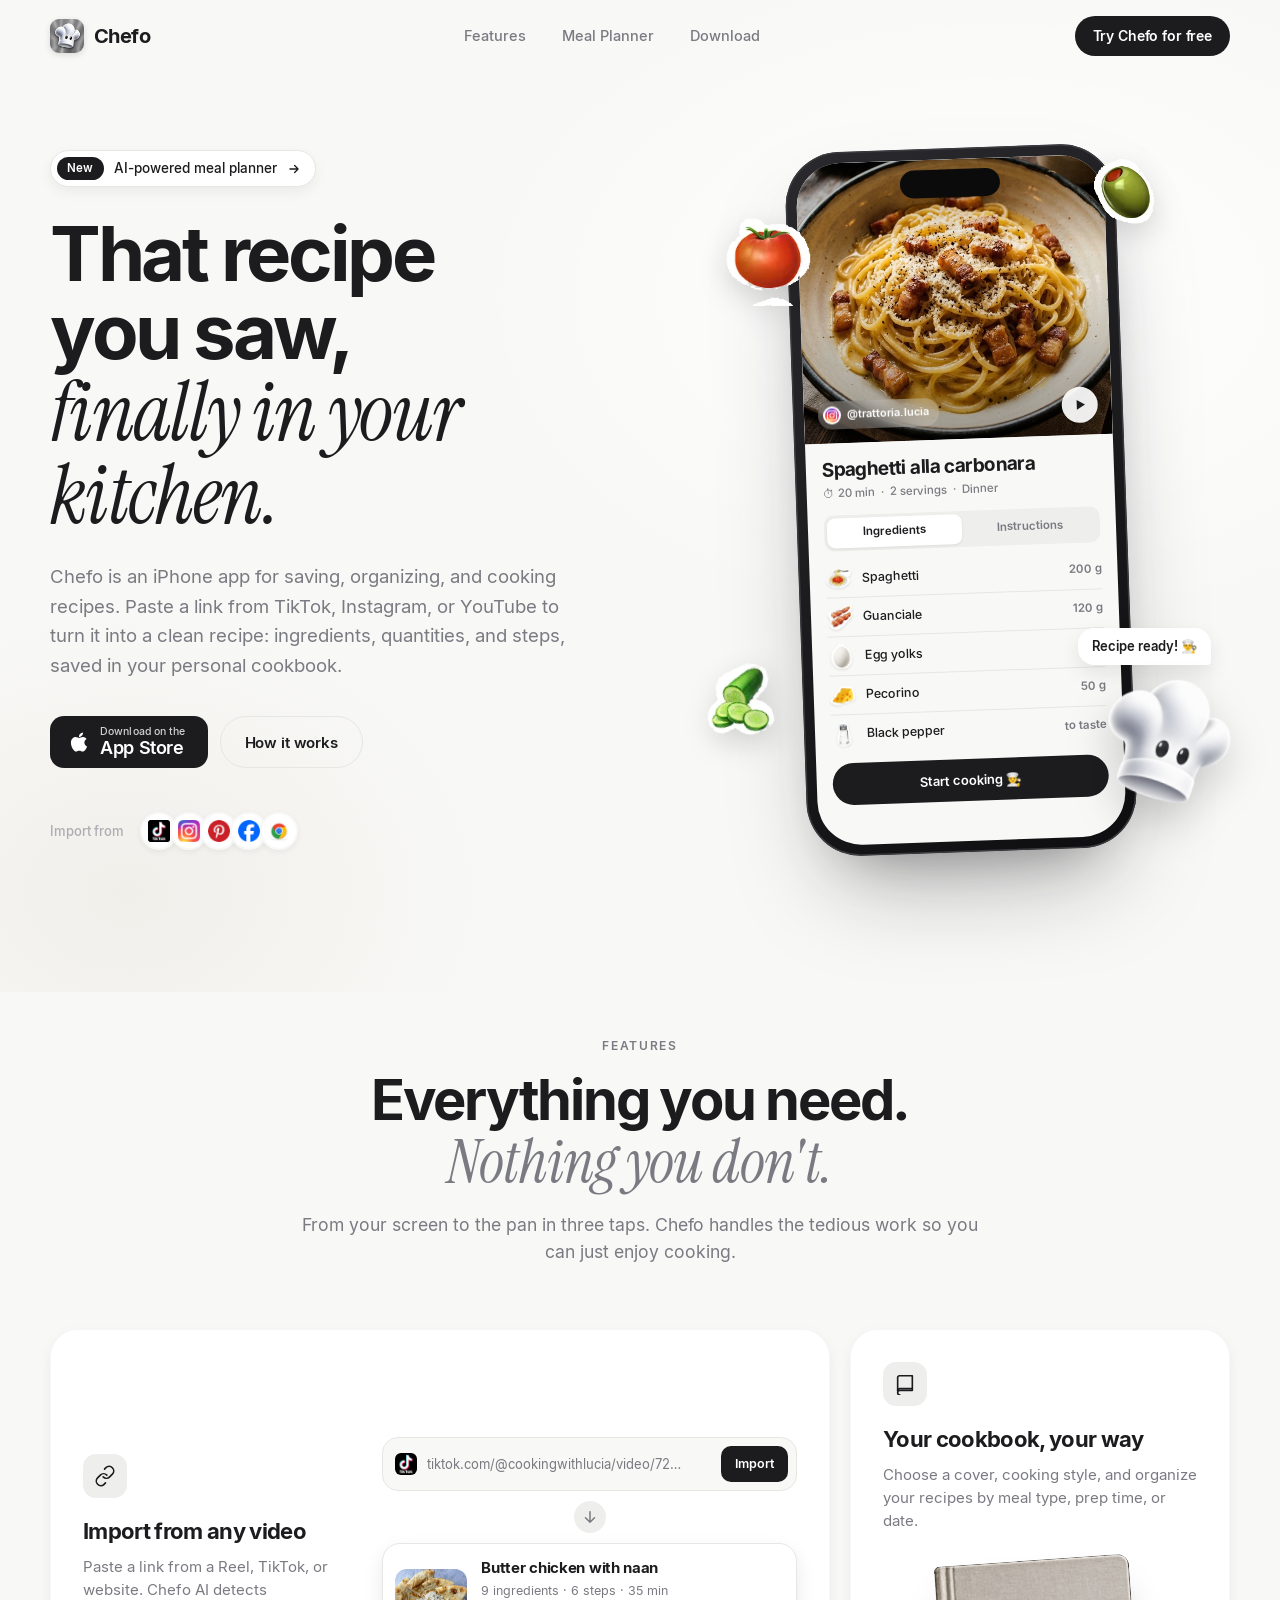
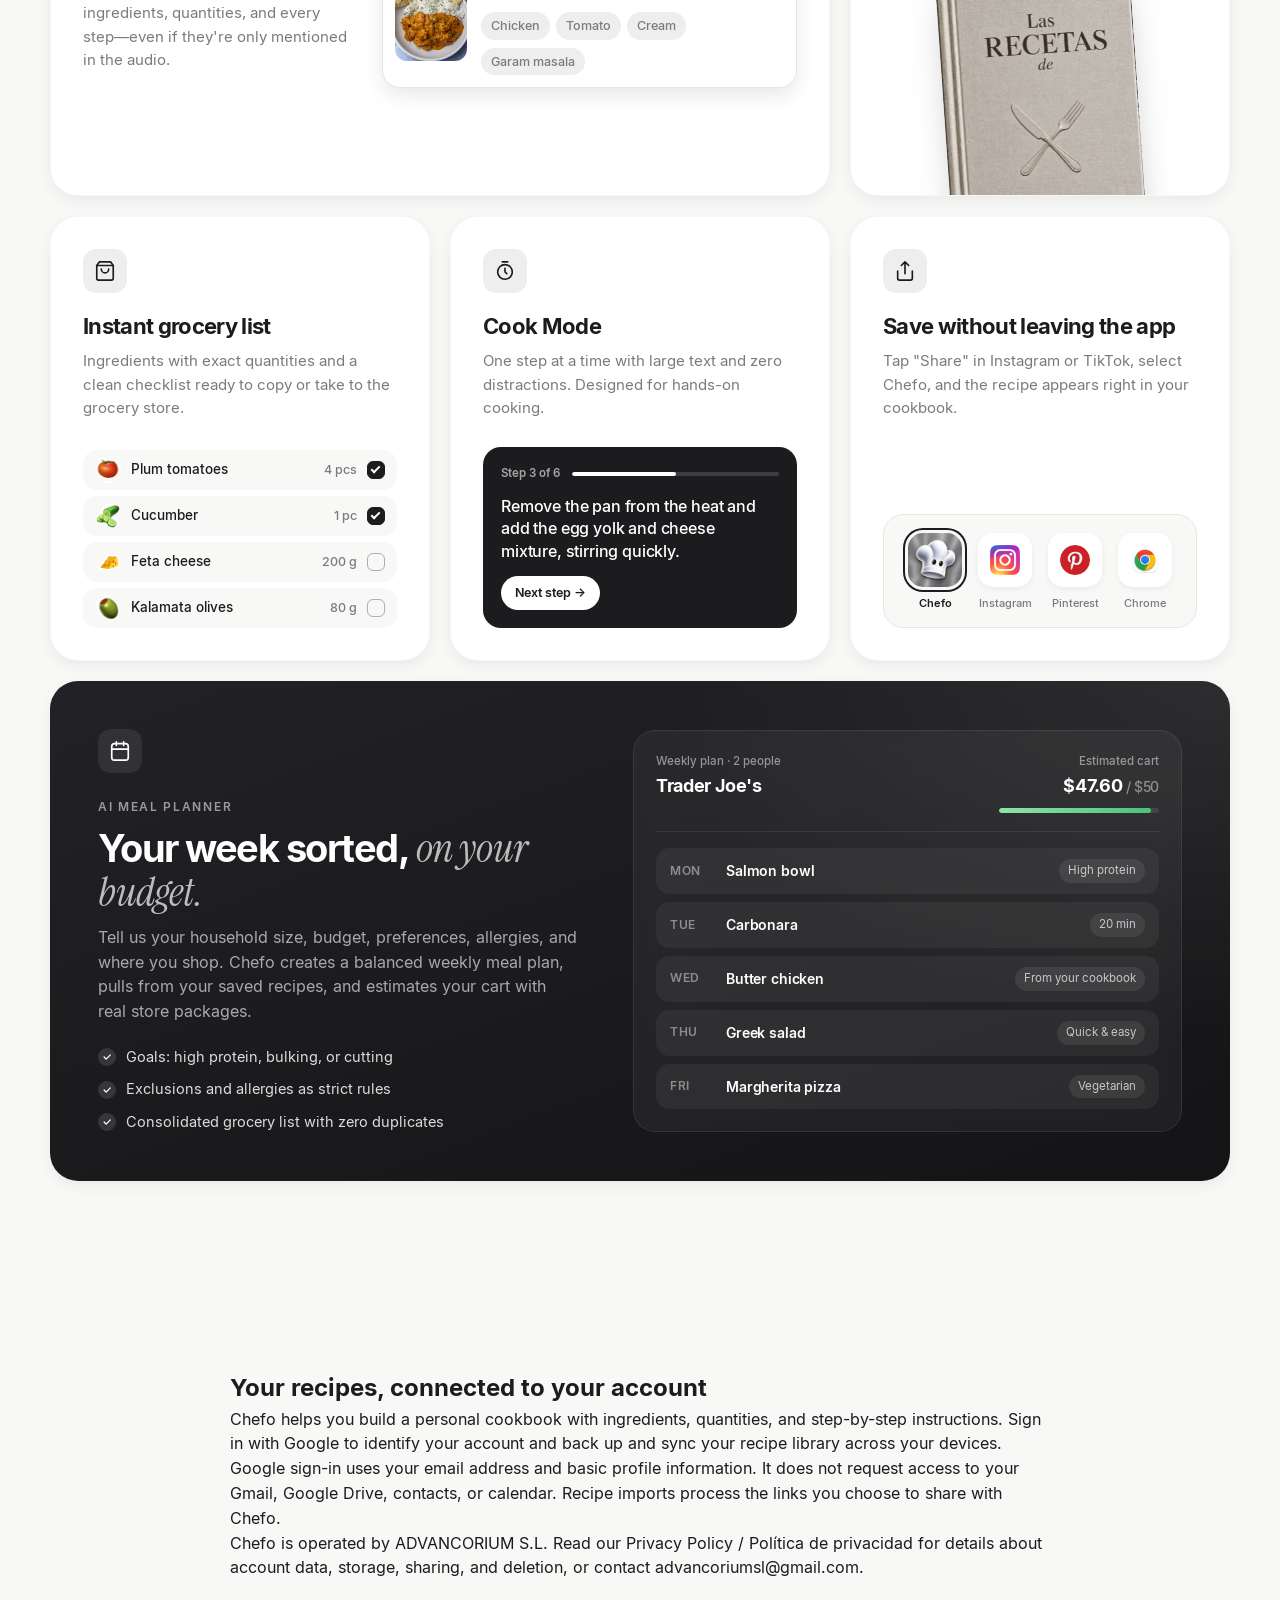
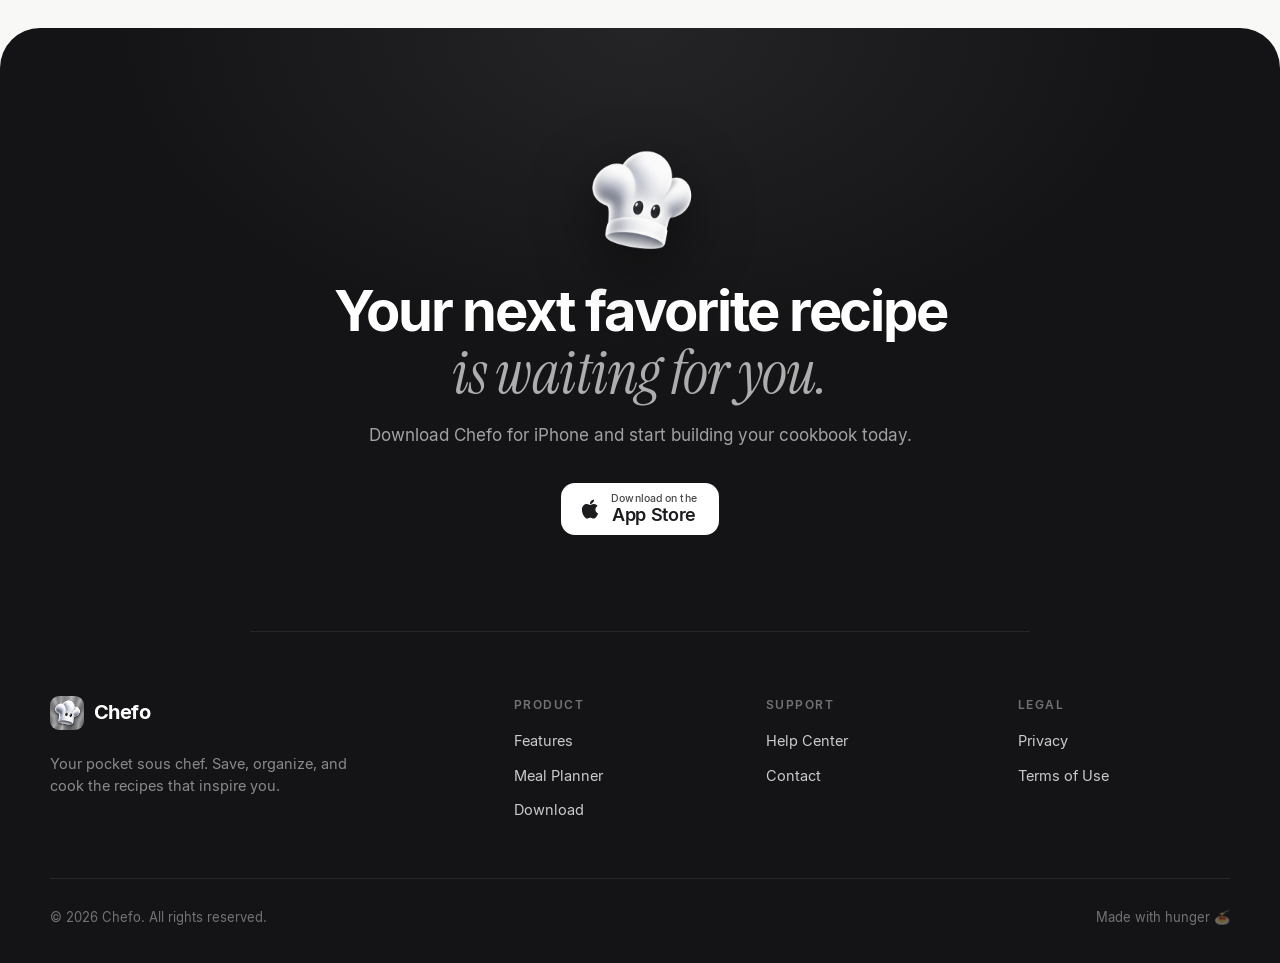
<file: index.html>
<!DOCTYPE html>
<html lang="en">
<head>
  <meta charset="UTF-8" />
  <meta name="viewport" content="width=device-width, initial-scale=1.0" />
  <title>Chefo — Your pocket sous chef</title>
  <meta name="description" content="Save recipes from TikTok, Instagram, or YouTube into your personal cookbook. Chefo extracts ingredients and steps, guides you in the kitchen, and plans your week." />
  <meta name="theme-color" content="#F8F8F6" />
  <link rel="canonical" href="https://chefoapp.com/" />
  <meta property="og:url" content="https://chefoapp.com/" />
  <link rel="icon" type="image/png" href="assets/icon.png" />
  <link rel="apple-touch-icon" href="assets/icon.png" />

  <link rel="preconnect" href="https://fonts.googleapis.com" />
  <link rel="preconnect" href="https://fonts.gstatic.com" crossorigin />
  <link href="https://fonts.googleapis.com/css2?family=Instrument+Serif:ital@0;1&display=swap" rel="stylesheet" />
  <link rel="stylesheet" href="styles.css" />
</head>
<body>

  <!-- ============ NAV ============ -->
  <header class="nav" id="nav">
    <div class="container nav__inner">
      <a href="#" class="brand" aria-label="Chefo, home">
        <img src="assets/icon.png" alt="" class="brand__icon" width="34" height="34" />
        <span class="brand__name">Chefo</span>
      </a>
      <nav class="nav__links" aria-label="Primary">
        <a href="#features">Features</a>
        <a href="#planner">Meal Planner</a>
        <a href="#download">Download</a>
      </nav>
      <a href="#download" class="btn btn--dark btn--sm">Try Chefo for free</a>
    </div>
  </header>

  <main>
    <!-- ============ HERO ============ -->
    <section class="hero">
      <div class="container hero__grid">
        <div class="hero__copy">
          <a href="#planner" class="pill reveal">
            <span class="pill__tag">New</span>
            AI-powered meal planner
            <svg width="14" height="14" viewBox="0 0 24 24" fill="none" stroke="currentColor" stroke-width="2.2" stroke-linecap="round" stroke-linejoin="round" aria-hidden="true"><path d="M5 12h14M13 6l6 6-6 6"/></svg>
          </a>

          <h1 class="hero__title reveal">
            That recipe<br />
            you saw,<br />
            <em>finally in your kitchen.</em>
          </h1>

          <p class="hero__lead reveal">
            Chefo is an iPhone app for saving, organizing, and cooking recipes. Paste a link from TikTok, Instagram, or YouTube to turn it into a clean recipe:
            ingredients, quantities, and steps, saved in your personal cookbook.
          </p>

          <div class="hero__ctas reveal">
            <a href="https://apps.apple.com/es/app/sous-app-guarda-recetas/id6817463161" class="appstore" target="_blank" rel="noopener noreferrer" aria-label="Download on the App Store">
              <svg viewBox="0 0 384 512" width="22" height="22" aria-hidden="true"><path fill="currentColor" d="M318.7 268.7c-.2-36.7 16.4-64.4 50-84.8-18.8-26.9-47.2-41.7-84.7-44.6-35.5-2.8-74.3 20.7-88.5 20.7-15 0-49.4-19.7-76.4-19.7C63.3 141.2 4 184.8 4 273.5q0 39.3 14.4 81.2c12.8 36.7 59 126.7 107.2 125.2 25.2-.6 43-17.9 75.8-17.9 31.8 0 48.3 17.9 76.4 17.9 48.6-.7 90.4-82.5 102.6-119.3-65.2-30.7-61.7-90-61.7-91.9zm-56.6-164.2c27.3-32.4 24.8-61.9 24-72.5-24.1 1.4-52 16.4-67.9 34.9-17.5 19.8-27.8 44.3-25.6 71.9 26.1 2 49.9-11.4 69.5-34.3z"/></svg>
              <span class="appstore__text">
                <small>Download on the</small>
                App Store
              </span>
            </a>
            <a href="#features" class="btn btn--ghost">How it works</a>
          </div>

          <div class="sources reveal">
            <span class="sources__label">Import from</span>
            <ul class="sources__list">
              <li><img src="assets/platforms/tiktok.png" alt="TikTok" title="TikTok" /></li>
              <li><img src="assets/platforms/instagram.png" alt="Instagram" title="Instagram" /></li>
              <li><img src="assets/platforms/pinterest.png" alt="Pinterest" title="Pinterest" /></li>
              <li><img src="assets/platforms/facebook.png" alt="Facebook" title="Facebook" /></li>
              <li><img src="assets/platforms/chrome.png" alt="Any website" title="Any website" /></li>
            </ul>
          </div>
        </div>

        <!-- Phone mockup -->
        <div class="hero__visual reveal" aria-hidden="true">
          <img src="assets/stickers/tomato.png" class="float float--tomato" alt="" />
          <img src="assets/stickers/cucumber.png" class="float float--basil" alt="" />
          <img src="assets/stickers/olive.png" class="float float--olive" alt="" />

          <div class="mascot">
            <div class="mascot__bubble">Recipe ready! 👨‍🍳</div>
            <img src="assets/mascot.png" alt="" />
          </div>

          <div class="phone">
            <div class="phone__screen">
              <div class="phone__notch"></div>

              <div class="r-video">
                <img src="assets/carbonara.jpg" alt="" />
                <span class="r-video__source">
                  <img src="assets/platforms/instagram.png" alt="" /> @trattoria.lucia
                </span>
                <span class="r-video__play">
                  <svg viewBox="0 0 24 24" width="18" height="18"><path fill="currentColor" d="M8 5.5v13l11-6.5z"/></svg>
                </span>
              </div>

              <div class="r-body">
                <h3 class="r-title">Spaghetti alla carbonara</h3>
                <div class="r-meta">
                  <span>⏱ 20 min</span><span>·</span><span>2 servings</span><span>·</span><span>Dinner</span>
                </div>

                <div class="r-tabs">
                  <span class="is-active">Ingredients</span>
                  <span>Instructions</span>
                </div>

                <ul class="r-ingredients">
                  <li><img src="assets/stickers/spaghetti.png" alt="" /><span>Spaghetti</span><b>200 g</b></li>
                  <li><img src="assets/stickers/guanciale.png" alt="" /><span>Guanciale</span><b>120 g</b></li>
                  <li><img src="assets/stickers/egg.png" alt="" /><span>Egg yolks</span><b>3</b></li>
                  <li><img src="assets/stickers/parmesan.png" alt="" /><span>Pecorino</span><b>50 g</b></li>
                  <li><img src="assets/stickers/salt.png" alt="" /><span>Black pepper</span><b>to taste</b></li>
                </ul>

                <div class="r-cta">Start cooking 👨‍🍳</div>
              </div>
            </div>
          </div>
        </div>
      </div>
    </section>

    <!-- ============ FEATURES ============ -->
    <section class="features" id="features">
      <div class="container">
        <header class="section-head reveal">
          <span class="eyebrow">Features</span>
          <h2 class="section-title">Everything you need.<br /><em>Nothing you don't.</em></h2>
          <p class="section-lead">From your screen to the pan in three taps. Chefo handles the tedious work so you can just enjoy cooking.</p>
        </header>

        <div class="bento">
          <!-- 1. Import -->
          <article class="card card--wide reveal">
            <div class="card__copy">
              <span class="card__icon">
                <svg viewBox="0 0 24 24" fill="none" stroke="currentColor" stroke-width="1.8" stroke-linecap="round" stroke-linejoin="round"><path d="M10 13a5 5 0 0 0 7.07 0l3-3a5 5 0 0 0-7.07-7.07l-1.5 1.5"/><path d="M14 11a5 5 0 0 0-7.07 0l-3 3a5 5 0 0 0 7.07 7.07l1.5-1.5"/></svg>
              </span>
              <h3>Import from any video</h3>
              <p>Paste a link from a Reel, TikTok, or website. Chefo AI detects ingredients, quantities, and every step—even if they're only mentioned in the audio.</p>
            </div>
            <div class="demo-import">
              <div class="demo-import__input">
                <img src="assets/platforms/tiktok.png" alt="" />
                <span>tiktok.com/@cookingwithlucia/video/72…</span>
                <b>Import</b>
              </div>
              <div class="demo-import__arrow">
                <svg viewBox="0 0 24 24" width="18" height="18" fill="none" stroke="currentColor" stroke-width="2" stroke-linecap="round"><path d="M12 5v14M6 13l6 6 6-6"/></svg>
              </div>
              <div class="demo-import__result">
                <img src="assets/curry.jpg" alt="" class="demo-import__thumb" />
                <div>
                  <strong>Butter chicken with naan</strong>
                  <span>9 ingredients · 6 steps · 35 min</span>
                  <div class="chips">
                    <span class="chip">Chicken</span><span class="chip">Tomato</span><span class="chip">Cream</span><span class="chip">Garam masala</span>
                  </div>
                </div>
              </div>
            </div>
          </article>

          <!-- 2. Cookbook -->
          <article class="card card--book reveal">
            <div class="card__copy">
              <span class="card__icon">
                <svg viewBox="0 0 24 24" fill="none" stroke="currentColor" stroke-width="1.8" stroke-linecap="round" stroke-linejoin="round"><path d="M4 19.5V5a2 2 0 0 1 2-2h14v16H6.5A2.5 2.5 0 0 0 4 21.5v0A2.5 2.5 0 0 0 6.5 24"/><path d="M4 19.5A2.5 2.5 0 0 1 6.5 17H20"/></svg>
              </span>
              <h3>Your cookbook, your way</h3>
              <p>Choose a cover, cooking style, and organize your recipes by meal type, prep time, or date.</p>
            </div>
            <div class="book-wrap">
              <img src="assets/book.png" alt="Chefo cookbook cover" class="book" loading="lazy" />
            </div>
          </article>

          <!-- 3. Shopping list -->
          <article class="card reveal">
            <div class="card__copy">
              <span class="card__icon">
                <svg viewBox="0 0 24 24" fill="none" stroke="currentColor" stroke-width="1.8" stroke-linecap="round" stroke-linejoin="round"><path d="M6 2 3 6v14a2 2 0 0 0 2 2h14a2 2 0 0 0 2-2V6l-3-4z"/><path d="M3 6h18M16 10a4 4 0 0 1-8 0"/></svg>
              </span>
              <h3>Instant grocery list</h3>
              <p>Ingredients with exact quantities and a clean checklist ready to copy or take to the grocery store.</p>
            </div>
            <ul class="mini-list">
              <li><img src="assets/stickers/tomato.png" alt="" />Plum tomatoes <b>4 pcs</b><i class="check is-on"></i></li>
              <li><img src="assets/stickers/cucumber.png" alt="" />Cucumber <b>1 pc</b><i class="check is-on"></i></li>
              <li><img src="assets/stickers/cheese.png" alt="" />Feta cheese <b>200 g</b><i class="check"></i></li>
              <li><img src="assets/stickers/olive.png" alt="" />Kalamata olives <b>80 g</b><i class="check"></i></li>
            </ul>
            <div class="toast">✓ List copied to clipboard!</div>
          </article>

          <!-- 4. Cooking mode -->
          <article class="card reveal">
            <div class="card__copy">
              <span class="card__icon">
                <svg viewBox="0 0 24 24" fill="none" stroke="currentColor" stroke-width="1.8" stroke-linecap="round" stroke-linejoin="round"><circle cx="12" cy="13" r="8"/><path d="M12 9v4l2 2M9 2h6"/></svg>
              </span>
              <h3>Cook Mode</h3>
              <p>One step at a time with large text and zero distractions. Designed for hands-on cooking.</p>
            </div>
            <div class="step">
              <div class="step__top">
                <span>Step 3 of 6</span>
                <div class="step__bar"><i style="width: 50%"></i></div>
              </div>
              <p class="step__text">Remove the pan from the heat and add the egg yolk and cheese mixture, stirring quickly.</p>
              <span class="step__btn">Next step →</span>
            </div>
          </article>

          <!-- 5. Share extension -->
          <article class="card reveal">
            <div class="card__copy">
              <span class="card__icon">
                <svg viewBox="0 0 24 24" fill="none" stroke="currentColor" stroke-width="1.8" stroke-linecap="round" stroke-linejoin="round"><path d="M4 12v8a2 2 0 0 0 2 2h12a2 2 0 0 0 2-2v-8M16 6l-4-4-4 4M12 2v13"/></svg>
              </span>
              <h3>Save without leaving the app</h3>
              <p>Tap "Share" in Instagram or TikTok, select Chefo, and the recipe appears right in your cookbook.</p>
            </div>
            <div class="share">
              <div class="share__row">
                <span class="share__app share__app--sous"><img src="assets/icon.png" alt="" /></span>
                <span class="share__app"><img src="assets/platforms/instagram.png" alt="" /></span>
                <span class="share__app"><img src="assets/platforms/pinterest.png" alt="" /></span>
                <span class="share__app"><img src="assets/platforms/chrome.png" alt="" /></span>
              </div>
              <div class="share__labels"><span>Chefo</span><span>Instagram</span><span>Pinterest</span><span>Chrome</span></div>
            </div>
          </article>

          <!-- 6. Meal planner -->
          <article class="card card--full card--dark reveal" id="planner">
            <div class="card__copy">
              <span class="card__icon card__icon--light">
                <svg viewBox="0 0 24 24" fill="none" stroke="currentColor" stroke-width="1.8" stroke-linecap="round" stroke-linejoin="round"><rect x="3" y="4" width="18" height="18" rx="3"/><path d="M16 2v4M8 2v4M3 10h18"/></svg>
              </span>
              <span class="eyebrow eyebrow--light">AI Meal Planner</span>
              <h3>Your week sorted, <em>on your budget.</em></h3>
              <p>Tell us your household size, budget, preferences, allergies, and where you shop. Chefo creates a balanced weekly meal plan, pulls from your saved recipes, and estimates your cart with real store packages.</p>
              <ul class="ticks">
                <li>Goals: high protein, bulking, or cutting</li>
                <li>Exclusions and allergies as strict rules</li>
                <li>Consolidated grocery list with zero duplicates</li>
              </ul>
            </div>

            <div class="planner">
              <div class="planner__head">
                <div>
                  <small>Weekly plan · 2 people</small>
                  <strong>Trader Joe's</strong>
                </div>
                <div class="budget">
                  <small>Estimated cart</small>
                  <strong>$47.60 <span>/ $50</span></strong>
                  <div class="budget__bar"><i style="width: 95%"></i></div>
                </div>
              </div>
              <div class="planner__days">
                <div class="day"><span>Mon</span><b>Salmon bowl</b><i>High protein</i></div>
                <div class="day"><span>Tue</span><b>Carbonara</b><i>20 min</i></div>
                <div class="day"><span>Wed</span><b>Butter chicken</b><i>From your cookbook</i></div>
                <div class="day"><span>Thu</span><b>Greek salad</b><i>Quick & easy</i></div>
                <div class="day"><span>Fri</span><b>Margherita pizza</b><i>Vegetarian</i></div>
              </div>
            </div>
          </article>
        </div>
      </div>
    </section>
    <section class="section" id="account-privacy">
      <div class="container" style="max-width:820px;padding-top:48px;padding-bottom:48px">
        <h2>Your recipes, connected to your account</h2>
        <p>Chefo helps you build a personal cookbook with ingredients, quantities, and step-by-step instructions. Sign in with Google to identify your account and back up and sync your recipe library across your devices.</p>
        <p>Google sign-in uses your email address and basic profile information. It does not request access to your Gmail, Google Drive, contacts, or calendar. Recipe imports process the links you choose to share with Chefo.</p>
        <p>Chefo is operated by ADVANCORIUM S.L. Read our <a href="/privacy/">Privacy Policy / Política de privacidad</a> for details about account data, storage, sharing, and deletion, or contact <a href="mailto:advancoriumsl@gmail.com">advancoriumsl@gmail.com</a>.</p>
      </div>
    </section>
  </main>

  <!-- ============ FOOTER ============ -->
  <footer class="footer" id="download">
    <div class="container">
      <div class="footer__cta reveal">
        <img src="assets/mascot.png" alt="Chefo mascot" class="footer__mascot" loading="lazy" />
        <h2>Your next favorite recipe<br /><em>is waiting for you.</em></h2>
        <p>Download Chefo for iPhone and start building your cookbook today.</p>
        <a href="https://apps.apple.com/es/app/sous-app-guarda-recetas/id6817463161" class="appstore appstore--light" target="_blank" rel="noopener noreferrer" aria-label="Download on the App Store">
          <svg viewBox="0 0 384 512" width="22" height="22" aria-hidden="true"><path fill="currentColor" d="M318.7 268.7c-.2-36.7 16.4-64.4 50-84.8-18.8-26.9-47.2-41.7-84.7-44.6-35.5-2.8-74.3 20.7-88.5 20.7-15 0-49.4-19.7-76.4-19.7C63.3 141.2 4 184.8 4 273.5q0 39.3 14.4 81.2c12.8 36.7 59 126.7 107.2 125.2 25.2-.6 43-17.9 75.8-17.9 31.8 0 48.3 17.9 76.4 17.9 48.6-.7 90.4-82.5 102.6-119.3-65.2-30.7-61.7-90-61.7-91.9zm-56.6-164.2c27.3-32.4 24.8-61.9 24-72.5-24.1 1.4-52 16.4-67.9 34.9-17.5 19.8-27.8 44.3-25.6 71.9 26.1 2 49.9-11.4 69.5-34.3z"/></svg>
          <span class="appstore__text"><small>Download on the</small>App Store</span>
        </a>
      </div>

      <div class="footer__grid">
        <div class="footer__brand">
          <a href="#" class="brand brand--light">
            <img src="assets/icon.png" alt="" class="brand__icon" width="34" height="34" />
            <span class="brand__name">Chefo</span>
          </a>
          <p>Your pocket sous chef. Save, organize, and cook the recipes that inspire you.</p>
        </div>
        <div class="footer__col">
          <h4>Product</h4>
          <a href="#features">Features</a>
          <a href="#planner">Meal Planner</a>
          <a href="#download">Download</a>
        </div>
        <div class="footer__col">
          <h4>Support</h4>
          <a href="#">Help Center</a>
          <a href="mailto:hola@chefoapp.com">Contact</a>
        </div>
        <div class="footer__col">
          <h4>Legal</h4>
          <a href="/privacy/">Privacy</a>
          <a href="#">Terms of Use</a>
        </div>
      </div>

      <div class="footer__bottom">
        <span>© <span id="year">2026</span> Chefo. All rights reserved.</span>
        <span>Made with hunger 🍝</span>
      </div>
    </div>
  </footer>

  <script src="script.js"></script>
</body>
</html>
</file>
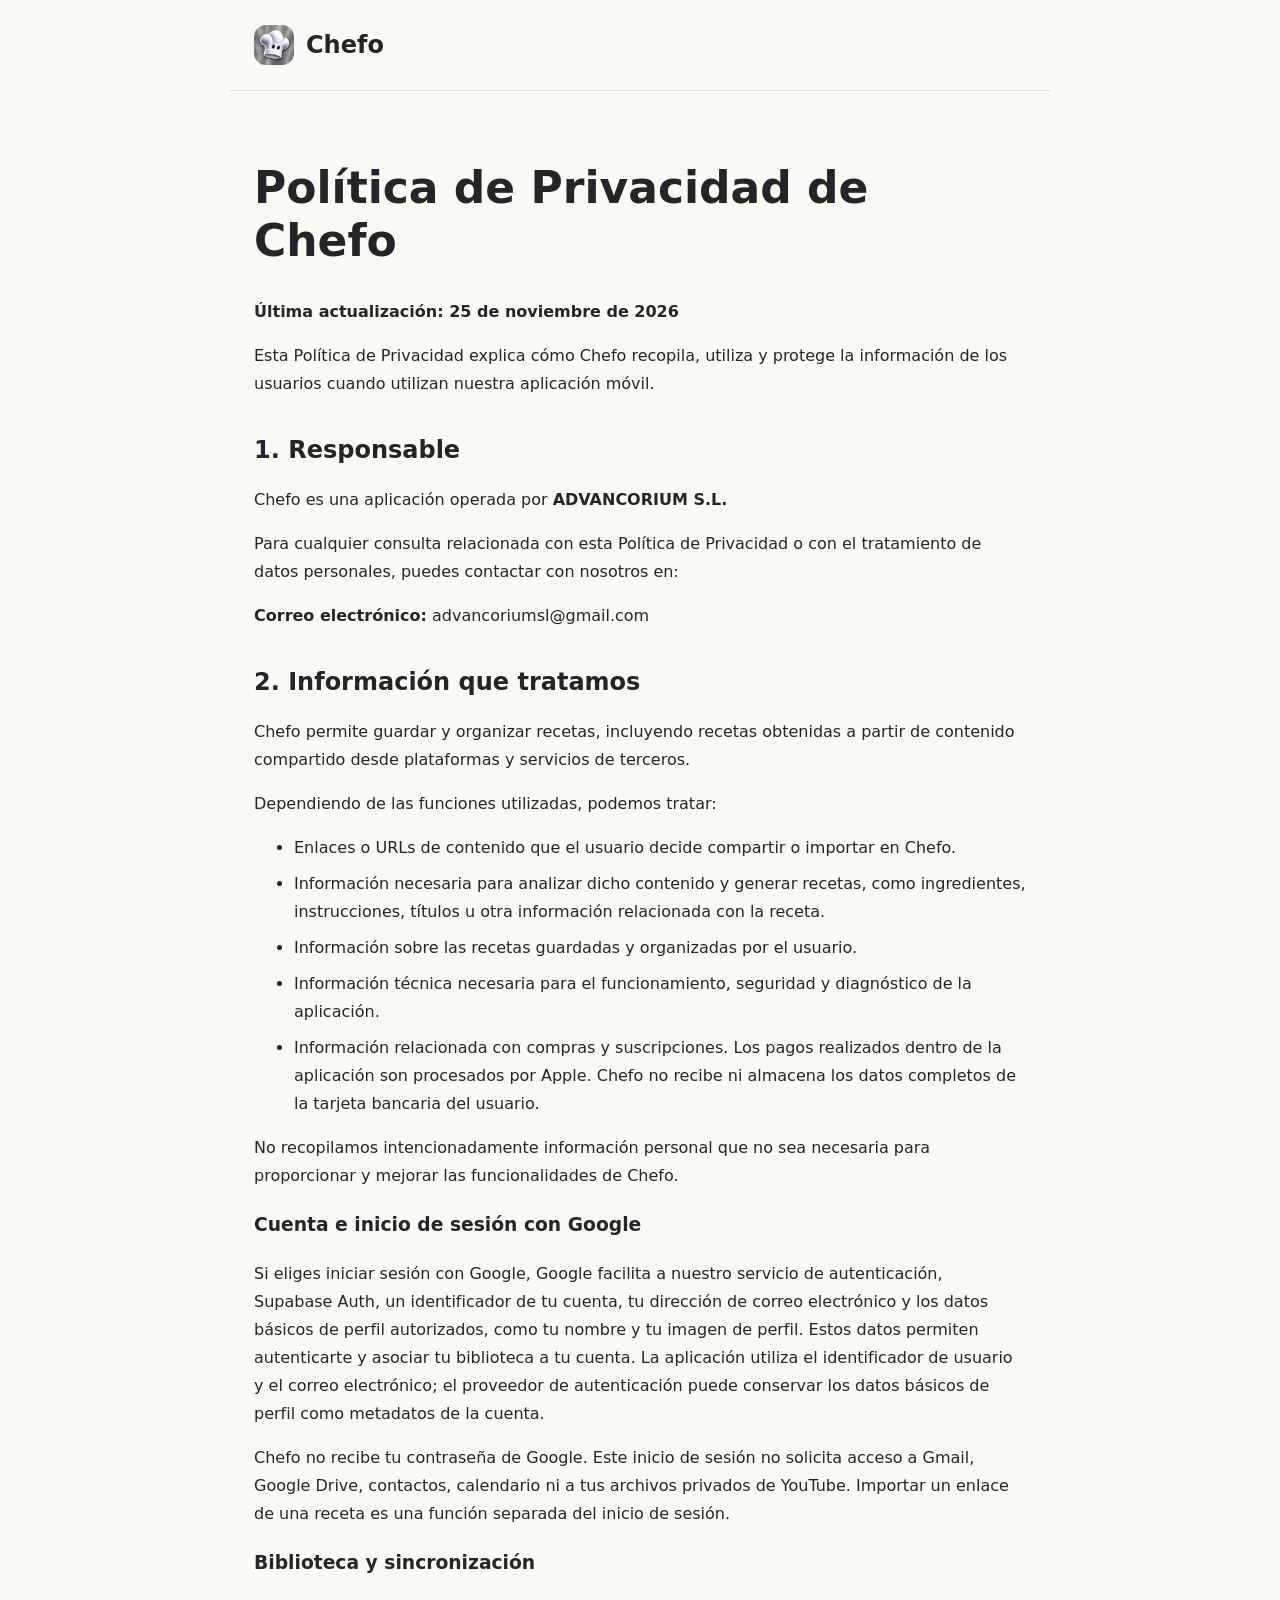
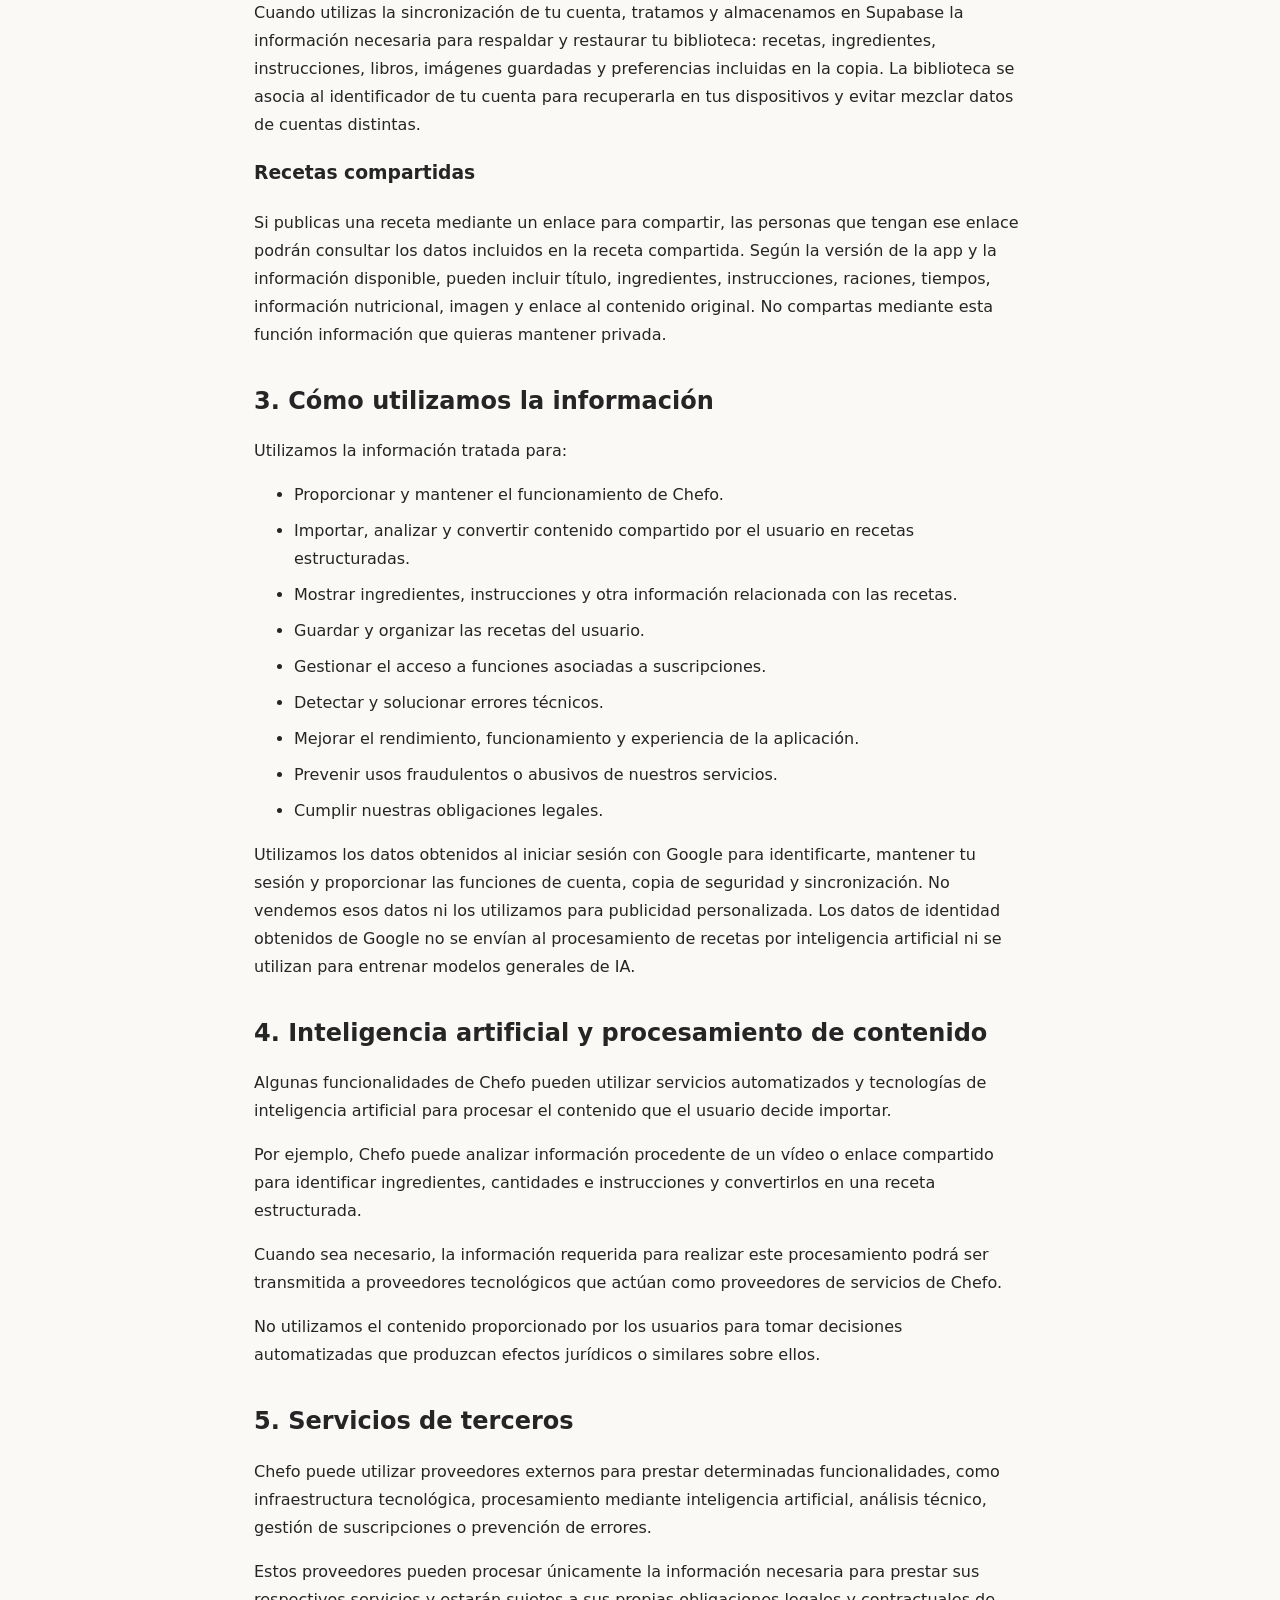
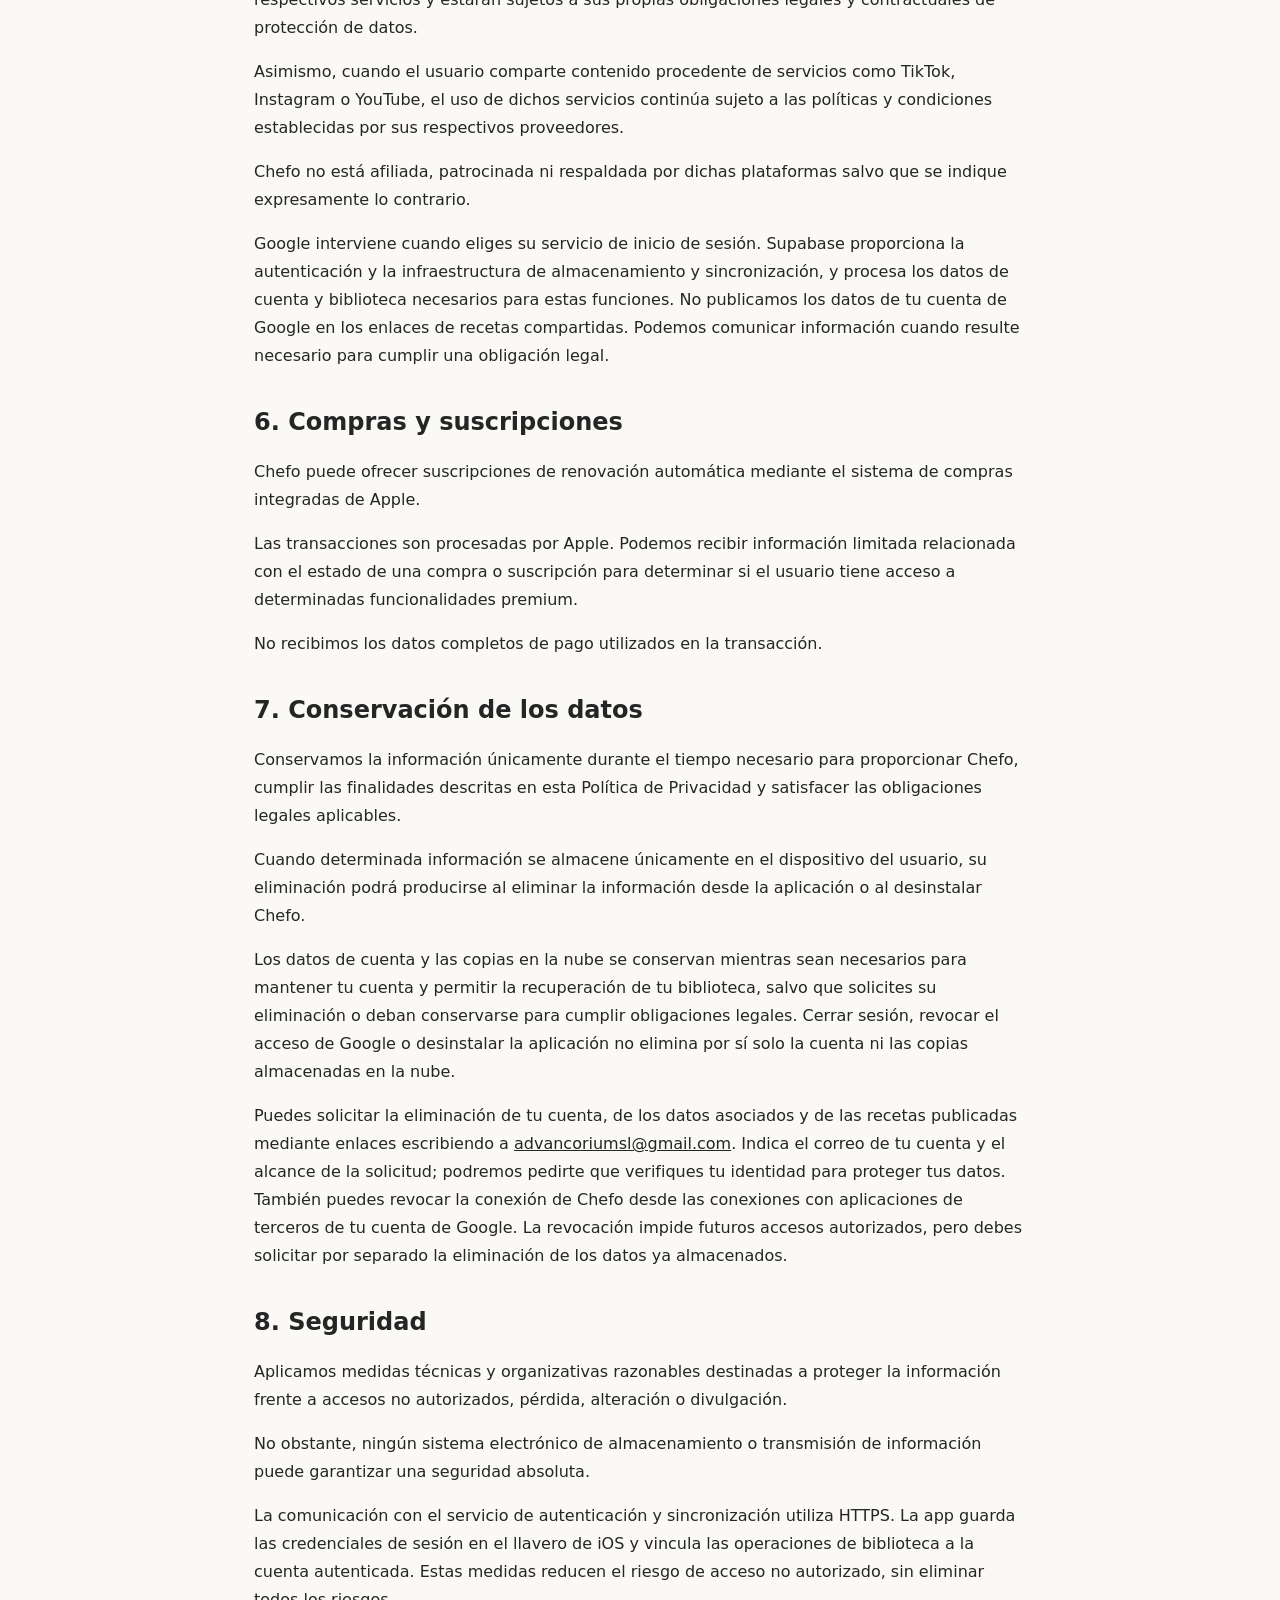
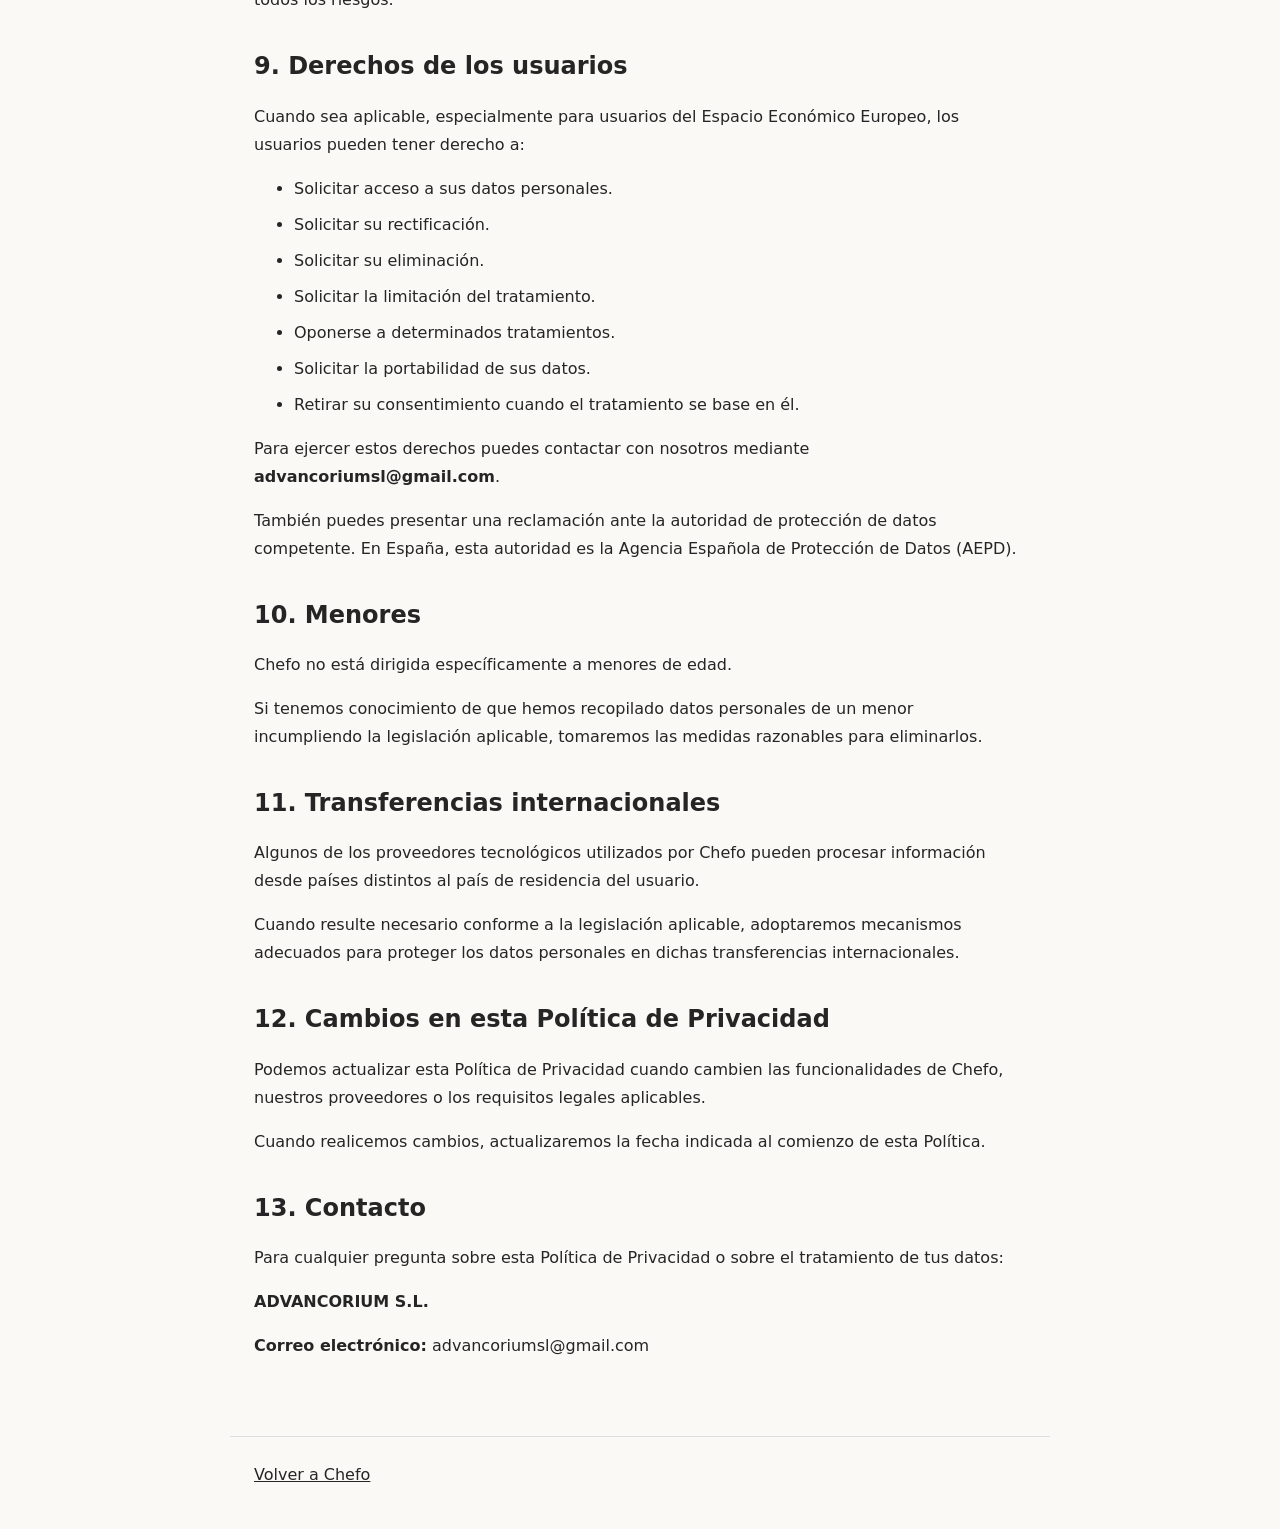
<file: privacy/index.html>
<!doctype html>
<html lang="es"><head><meta charset="utf-8"><meta name="viewport" content="width=device-width,initial-scale=1"><title>Política de Privacidad de Chefo | Chefo</title><link rel="canonical" href="https://chefoapp.com/privacy/"><style>
*{box-sizing:border-box}body{margin:0;background:#faf9f6;color:#252525;font-family:system-ui,-apple-system,sans-serif;line-height:1.75}header,main,footer{max-width:820px;margin:auto;padding:24px}header{border-bottom:1px solid #ddd}a{color:inherit}header a{text-decoration:none;font-size:24px;font-weight:700;display:flex;align-items:center;gap:12px}header img{border-radius:12px}main{padding-top:42px;padding-bottom:60px}h1{font-size:clamp(30px,6vw,44px);line-height:1.2}h2{font-size:24px;margin-top:36px;line-height:1.35}p,li{overflow-wrap:anywhere}li{margin-bottom:8px}footer{border-top:1px solid #ddd;padding-bottom:40px}
</style></head><body><header><a href="/"><img src="/assets/icon.png" width="40" height="40" alt="">Chefo</a></header><main><h1>Política de Privacidad de Chefo</h1>
<p><b>Última actualización: 25 de noviembre de 2026</b></p>
<p>Esta Política de Privacidad explica cómo Chefo recopila, utiliza y protege la información de los usuarios cuando utilizan nuestra aplicación móvil.</p>
<h2>1. Responsable</h2>
<p>Chefo es una aplicación operada por <b>ADVANCORIUM S.L.</b></p>
<p>Para cualquier consulta relacionada con esta Política de Privacidad o con el tratamiento de datos personales, puedes contactar con nosotros en:</p>
<p><b>Correo electrónico:</b> advancoriumsl@gmail.com</p>
<h2>2. Información que tratamos</h2>
<p>Chefo permite guardar y organizar recetas, incluyendo recetas obtenidas a partir de contenido compartido desde plataformas y servicios de terceros.</p>
<p>Dependiendo de las funciones utilizadas, podemos tratar:</p>
<ul><li>Enlaces o URLs de contenido que el usuario decide compartir o importar en Chefo.</li><li>Información necesaria para analizar dicho contenido y generar recetas, como ingredientes, instrucciones, títulos u otra información relacionada con la receta.</li><li>Información sobre las recetas guardadas y organizadas por el usuario.</li><li>Información técnica necesaria para el funcionamiento, seguridad y diagnóstico de la aplicación.</li><li>Información relacionada con compras y suscripciones. Los pagos realizados dentro de la aplicación son procesados por Apple. Chefo no recibe ni almacena los datos completos de la tarjeta bancaria del usuario.</li></ul>
<p>No recopilamos intencionadamente información personal que no sea necesaria para proporcionar y mejorar las funcionalidades de Chefo.</p>
<h3>Cuenta e inicio de sesión con Google</h3>
<p>Si eliges iniciar sesión con Google, Google facilita a nuestro servicio de autenticación, Supabase Auth, un identificador de tu cuenta, tu dirección de correo electrónico y los datos básicos de perfil autorizados, como tu nombre y tu imagen de perfil. Estos datos permiten autenticarte y asociar tu biblioteca a tu cuenta. La aplicación utiliza el identificador de usuario y el correo electrónico; el proveedor de autenticación puede conservar los datos básicos de perfil como metadatos de la cuenta.</p>
<p>Chefo no recibe tu contraseña de Google. Este inicio de sesión no solicita acceso a Gmail, Google Drive, contactos, calendario ni a tus archivos privados de YouTube. Importar un enlace de una receta es una función separada del inicio de sesión.</p>
<h3>Biblioteca y sincronización</h3>
<p>Cuando utilizas la sincronización de tu cuenta, tratamos y almacenamos en Supabase la información necesaria para respaldar y restaurar tu biblioteca: recetas, ingredientes, instrucciones, libros, imágenes guardadas y preferencias incluidas en la copia. La biblioteca se asocia al identificador de tu cuenta para recuperarla en tus dispositivos y evitar mezclar datos de cuentas distintas.</p>
<h3>Recetas compartidas</h3>
<p>Si publicas una receta mediante un enlace para compartir, las personas que tengan ese enlace podrán consultar los datos incluidos en la receta compartida. Según la versión de la app y la información disponible, pueden incluir título, ingredientes, instrucciones, raciones, tiempos, información nutricional, imagen y enlace al contenido original. No compartas mediante esta función información que quieras mantener privada.</p>
<h2>3. Cómo utilizamos la información</h2>
<p>Utilizamos la información tratada para:</p>
<ul><li>Proporcionar y mantener el funcionamiento de Chefo.</li><li>Importar, analizar y convertir contenido compartido por el usuario en recetas estructuradas.</li><li>Mostrar ingredientes, instrucciones y otra información relacionada con las recetas.</li><li>Guardar y organizar las recetas del usuario.</li><li>Gestionar el acceso a funciones asociadas a suscripciones.</li><li>Detectar y solucionar errores técnicos.</li><li>Mejorar el rendimiento, funcionamiento y experiencia de la aplicación.</li><li>Prevenir usos fraudulentos o abusivos de nuestros servicios.</li><li>Cumplir nuestras obligaciones legales.</li></ul>
<p>Utilizamos los datos obtenidos al iniciar sesión con Google para identificarte, mantener tu sesión y proporcionar las funciones de cuenta, copia de seguridad y sincronización. No vendemos esos datos ni los utilizamos para publicidad personalizada. Los datos de identidad obtenidos de Google no se envían al procesamiento de recetas por inteligencia artificial ni se utilizan para entrenar modelos generales de IA.</p>
<h2>4. Inteligencia artificial y procesamiento de contenido</h2>
<p>Algunas funcionalidades de Chefo pueden utilizar servicios automatizados y tecnologías de inteligencia artificial para procesar el contenido que el usuario decide importar.</p>
<p>Por ejemplo, Chefo puede analizar información procedente de un vídeo o enlace compartido para identificar ingredientes, cantidades e instrucciones y convertirlos en una receta estructurada.</p>
<p>Cuando sea necesario, la información requerida para realizar este procesamiento podrá ser transmitida a proveedores tecnológicos que actúan como proveedores de servicios de Chefo.</p>
<p>No utilizamos el contenido proporcionado por los usuarios para tomar decisiones automatizadas que produzcan efectos jurídicos o similares sobre ellos.</p>
<h2>5. Servicios de terceros</h2>
<p>Chefo puede utilizar proveedores externos para prestar determinadas funcionalidades, como infraestructura tecnológica, procesamiento mediante inteligencia artificial, análisis técnico, gestión de suscripciones o prevención de errores.</p>
<p>Estos proveedores pueden procesar únicamente la información necesaria para prestar sus respectivos servicios y estarán sujetos a sus propias obligaciones legales y contractuales de protección de datos.</p>
<p>Asimismo, cuando el usuario comparte contenido procedente de servicios como TikTok, Instagram o YouTube, el uso de dichos servicios continúa sujeto a las políticas y condiciones establecidas por sus respectivos proveedores.</p>
<p>Chefo no está afiliada, patrocinada ni respaldada por dichas plataformas salvo que se indique expresamente lo contrario.</p>
<p>Google interviene cuando eliges su servicio de inicio de sesión. Supabase proporciona la autenticación y la infraestructura de almacenamiento y sincronización, y procesa los datos de cuenta y biblioteca necesarios para estas funciones. No publicamos los datos de tu cuenta de Google en los enlaces de recetas compartidas. Podemos comunicar información cuando resulte necesario para cumplir una obligación legal.</p>
<h2>6. Compras y suscripciones</h2>
<p>Chefo puede ofrecer suscripciones de renovación automática mediante el sistema de compras integradas de Apple.</p>
<p>Las transacciones son procesadas por Apple. Podemos recibir información limitada relacionada con el estado de una compra o suscripción para determinar si el usuario tiene acceso a determinadas funcionalidades premium.</p>
<p>No recibimos los datos completos de pago utilizados en la transacción.</p>
<h2>7. Conservación de los datos</h2>
<p>Conservamos la información únicamente durante el tiempo necesario para proporcionar Chefo, cumplir las finalidades descritas en esta Política de Privacidad y satisfacer las obligaciones legales aplicables.</p>
<p>Cuando determinada información se almacene únicamente en el dispositivo del usuario, su eliminación podrá producirse al eliminar la información desde la aplicación o al desinstalar Chefo.</p>
<p>Los datos de cuenta y las copias en la nube se conservan mientras sean necesarios para mantener tu cuenta y permitir la recuperación de tu biblioteca, salvo que solicites su eliminación o deban conservarse para cumplir obligaciones legales. Cerrar sesión, revocar el acceso de Google o desinstalar la aplicación no elimina por sí solo la cuenta ni las copias almacenadas en la nube.</p>
<p>Puedes solicitar la eliminación de tu cuenta, de los datos asociados y de las recetas publicadas mediante enlaces escribiendo a <a href="mailto:advancoriumsl@gmail.com">advancoriumsl@gmail.com</a>. Indica el correo de tu cuenta y el alcance de la solicitud; podremos pedirte que verifiques tu identidad para proteger tus datos. También puedes revocar la conexión de Chefo desde las conexiones con aplicaciones de terceros de tu cuenta de Google. La revocación impide futuros accesos autorizados, pero debes solicitar por separado la eliminación de los datos ya almacenados.</p>
<h2>8. Seguridad</h2>
<p>Aplicamos medidas técnicas y organizativas razonables destinadas a proteger la información frente a accesos no autorizados, pérdida, alteración o divulgación.</p>
<p>No obstante, ningún sistema electrónico de almacenamiento o transmisión de información puede garantizar una seguridad absoluta.</p>
<p>La comunicación con el servicio de autenticación y sincronización utiliza HTTPS. La app guarda las credenciales de sesión en el llavero de iOS y vincula las operaciones de biblioteca a la cuenta autenticada. Estas medidas reducen el riesgo de acceso no autorizado, sin eliminar todos los riesgos.</p>
<h2>9. Derechos de los usuarios</h2>
<p>Cuando sea aplicable, especialmente para usuarios del Espacio Económico Europeo, los usuarios pueden tener derecho a:</p>
<ul><li>Solicitar acceso a sus datos personales.</li><li>Solicitar su rectificación.</li><li>Solicitar su eliminación.</li><li>Solicitar la limitación del tratamiento.</li><li>Oponerse a determinados tratamientos.</li><li>Solicitar la portabilidad de sus datos.</li><li>Retirar su consentimiento cuando el tratamiento se base en él.</li></ul>
<p>Para ejercer estos derechos puedes contactar con nosotros mediante <b>advancoriumsl@gmail.com</b>.</p>
<p>También puedes presentar una reclamación ante la autoridad de protección de datos competente. En España, esta autoridad es la Agencia Española de Protección de Datos (AEPD).</p>
<h2>10. Menores</h2>
<p>Chefo no está dirigida específicamente a menores de edad.</p>
<p>Si tenemos conocimiento de que hemos recopilado datos personales de un menor incumpliendo la legislación aplicable, tomaremos las medidas razonables para eliminarlos.</p>
<h2>11. Transferencias internacionales</h2>
<p>Algunos de los proveedores tecnológicos utilizados por Chefo pueden procesar información desde países distintos al país de residencia del usuario.</p>
<p>Cuando resulte necesario conforme a la legislación aplicable, adoptaremos mecanismos adecuados para proteger los datos personales en dichas transferencias internacionales.</p>
<h2>12. Cambios en esta Política de Privacidad</h2>
<p>Podemos actualizar esta Política de Privacidad cuando cambien las funcionalidades de Chefo, nuestros proveedores o los requisitos legales aplicables.</p>
<p>Cuando realicemos cambios, actualizaremos la fecha indicada al comienzo de esta Política.</p>
<h2>13. Contacto</h2>
<p>Para cualquier pregunta sobre esta Política de Privacidad o sobre el tratamiento de tus datos:</p>
<p><b>ADVANCORIUM S.L.</b></p>
<p><b>Correo electrónico:</b> advancoriumsl@gmail.com</p>
</main><footer><a href="/">Volver a Chefo</a></footer></body></html>
</file>
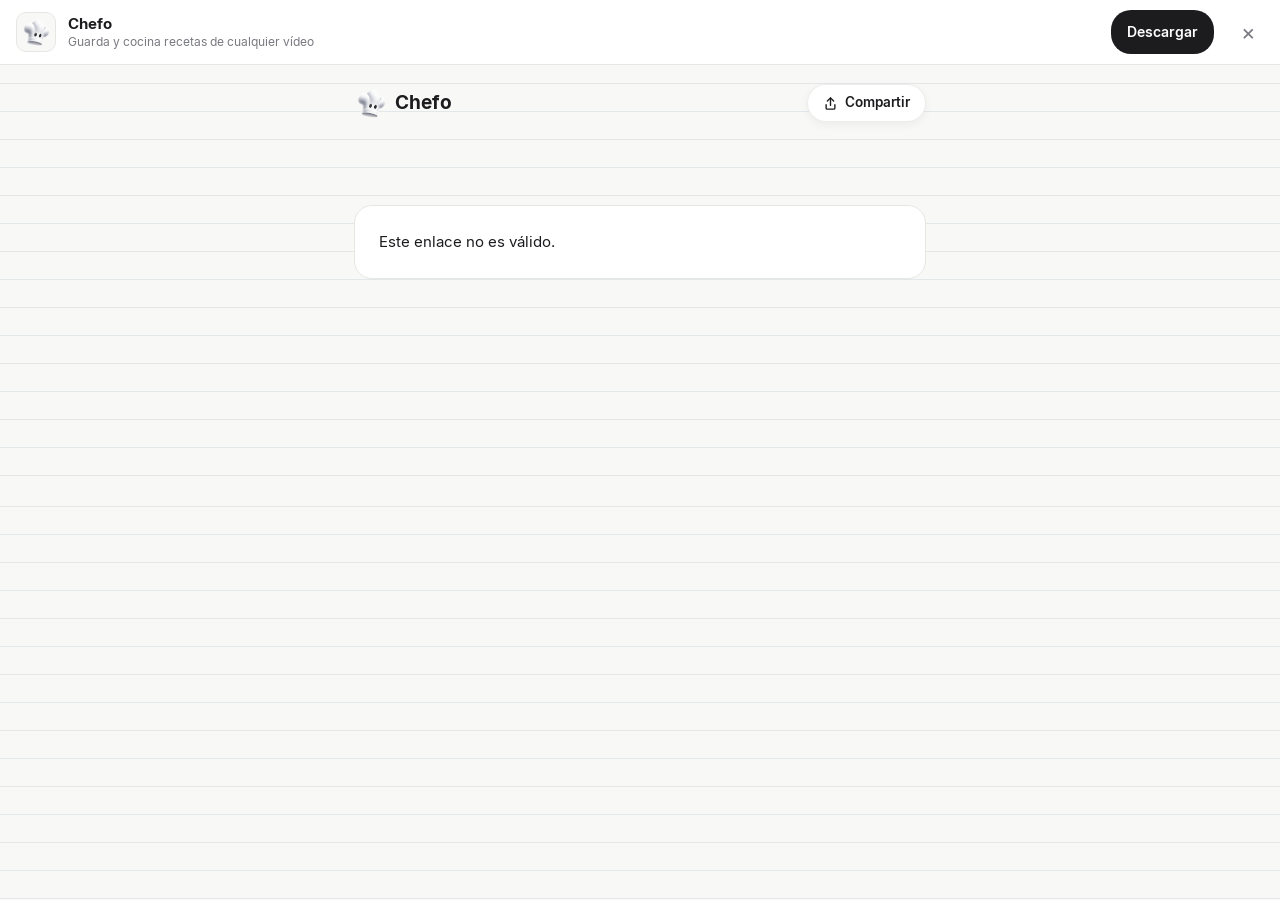
<file: recipe/index.html>
<!doctype html>
<html lang="es">
<head><meta charset="utf-8"><meta name="viewport" content="width=device-width,initial-scale=1,viewport-fit=cover"><meta name="referrer" content="no-referrer"><meta name="robots" content="noindex"><meta name="theme-color" content="#f8f8f6"><title>Receta · Chefo</title><link rel="stylesheet" href="style.css?v=8"></head>
<body><aside class="app-banner" id="app-banner" aria-label="Descargar Chefo"><img src="assets/mascot.png" alt="" width="40" height="40"><div class="app-banner-text"><strong>Chefo</strong><span>Guarda y cocina recetas de cualquier vídeo</span></div><a id="app-download" class="app-banner-cta" href="https://apps.apple.com/es/app/sous-app-guarda-recetas/id6817463161" target="_blank" rel="noopener">Descargar</a><button class="app-banner-close" id="app-banner-close" type="button" aria-label="Cerrar">×</button></aside>
<main>
<nav aria-label="Receta compartida"><a class="brand" href="/" aria-label="Chefo, inicio"><img src="assets/mascot.png" alt="" width="34" height="34">Chefo</a><button class="share-pill" id="print" aria-label="Compartir receta" type="button"><svg width="15" height="15" viewBox="0 0 24 24" fill="none" stroke="currentColor" stroke-width="2.2" stroke-linecap="round" stroke-linejoin="round" aria-hidden="true"><path d="M12 3v12"/><path d="m7 8 5-5 5 5"/><path d="M5 14v5a2 2 0 0 0 2 2h10a2 2 0 0 0 2-2v-5"/></svg><span id="share-label">Compartir</span></button></nav>
<p id="status" role="status">Abriendo receta…</p>
<article hidden>
<div class="dish" aria-hidden="true"><div class="dish-card"><img id="recipe-thumbnail" src="assets/mascot.png" alt=""><span id="dish-emoji">🍽️</span></div><i></i><i></i></div>
<a id="source-video" class="source-video" target="_blank" rel="noopener noreferrer" hidden>▶ Ver vídeo original <span aria-hidden="true">↗</span></a>
<h1 id="title"></h1><p class="subtitle">Tu receta paso a paso, lista para cocinar.</p>
<section id="nutrition" hidden><div class="section-heading"><h2>Macronutrientes</h2><span class="pill">Por ración</span></div><div class="nutrition-card"><p class="energy"><strong id="calories"></strong> <b>kcal</b> <span>/ ración</span></p><p class="muted">Valores estimados por ración</p><div class="macro-bar" aria-hidden="true"></div><div id="macros" class="macros"></div></div></section>
<section><div class="section-heading"><h2>Ingredientes</h2><span class="pill" id="servings"></span></div><ul id="ingredients" class="ingredients"></ul></section>
<section id="preparation"><div class="section-heading"><h2>Preparación</h2><span class="time" id="minutes"></span></div><ol id="steps" class="steps"></ol></section>
<footer>Compartida con Chefo</footer>
<div class="bottom-actions"><button id="cook" type="button">Guardar receta <span aria-hidden="true">→</span></button></div>
</article></main><script src="config.js?v=3"></script><script src="app.js?v=8"></script></body></html>
</file>
<file: styles.css>
/* =========================================================
   Sous — Landing
   Design tokens mirror Sous/Core/DesignSystem (Color+DesignSystem.swift, Typography.swift)
   ========================================================= */

@font-face { font-family: "Inter"; src: url("assets/fonts/Inter-Regular.ttf") format("truetype"); font-weight: 400; font-display: swap; }
@font-face { font-family: "Inter"; src: url("assets/fonts/Inter-Medium.ttf") format("truetype"); font-weight: 500; font-display: swap; }
@font-face { font-family: "Inter"; src: url("assets/fonts/Inter-SemiBold.ttf") format("truetype"); font-weight: 600; font-display: swap; }
@font-face { font-family: "Inter"; src: url("assets/fonts/Inter-Bold.ttf") format("truetype"); font-weight: 700; font-display: swap; }

:root {
  --bg: #F8F8F6;            /* sousBackground */
  --card: #FFFFFF;          /* sousCardBackground */
  --well: #EEEEEC;          /* sousSecondaryBackground */
  --border: #E6E6E3;        /* sousBorder */
  --text: #1C1C1F;          /* sousTextPrimary / sousAccent */
  --text-2: #7A7A82;        /* sousTextSecondary */
  --text-3: #ADADB3;        /* sousTextTertiary */
  --red: #F04752;           /* sousFavorite */
  --green: #2E9E5B;

  --sans: "Inter", -apple-system, BlinkMacSystemFont, "Segoe UI", sans-serif;
  --serif: "Instrument Serif", "Times New Roman", serif;

  --r-sm: 12px;
  --r-md: 18px;
  --r-lg: 28px;
  --shadow-card: 0 5px 14px rgba(0, 0, 0, .06);
  --shadow-float: 0 8px 20px rgba(0, 0, 0, .09);
  --shadow-phone: 0 50px 100px -30px rgba(20, 20, 30, .35), 0 30px 60px -40px rgba(0, 0, 0, .4);
  --ease: cubic-bezier(.2, .8, .2, 1);
}

*, *::before, *::after { box-sizing: border-box; margin: 0; padding: 0; }
html { scroll-behavior: smooth; -webkit-text-size-adjust: 100%; }
body {
  font-family: var(--sans);
  background: var(--bg);
  color: var(--text);
  line-height: 1.55;
  -webkit-font-smoothing: antialiased;
  overflow-x: hidden;
}
img { display: block; max-width: 100%; }
a { color: inherit; text-decoration: none; }
ul { list-style: none; }
em { font-family: var(--serif); font-style: italic; font-weight: 400; letter-spacing: -.01em; }

.container { width: min(1180px, 100% - 48px); margin-inline: auto; }

/* ---------- Buttons ---------- */
.btn {
  display: inline-flex; align-items: center; justify-content: center; gap: 8px;
  height: 52px; padding: 0 24px; border-radius: 999px;
  font-weight: 600; font-size: 15px; letter-spacing: -.01em;
  transition: transform .25s var(--ease), background .25s, box-shadow .25s;
}
.btn--sm { height: 40px; padding: 0 18px; font-size: 14px; }
.btn--dark { background: var(--text); color: #fff; }
.btn--dark:hover { transform: translateY(-1px); box-shadow: var(--shadow-float); }
.btn--ghost { background: transparent; color: var(--text); border: 1px solid var(--border); }
.btn--ghost:hover { background: var(--card); }

.appstore {
  display: inline-flex; align-items: center; gap: 10px;
  height: 52px; padding: 0 22px 0 18px; border-radius: 14px;
  background: var(--text); color: #fff;
  transition: transform .25s var(--ease), box-shadow .25s;
}
.appstore:hover { transform: translateY(-2px); box-shadow: 0 12px 24px -8px rgba(0, 0, 0, .35); }
.appstore__text { display: flex; flex-direction: column; line-height: 1.05; font-weight: 600; font-size: 18px; letter-spacing: -.02em; }
.appstore__text small { font-size: 10.5px; font-weight: 500; letter-spacing: .01em; opacity: .8; margin-bottom: 2px; }
.appstore--light { background: #fff; color: var(--text); }

/* ---------- Nav ---------- */
.nav {
  position: sticky; top: 0; z-index: 50;
  transition: background .3s, box-shadow .3s, backdrop-filter .3s;
}
.nav.is-scrolled {
  background: rgba(248, 248, 246, .78);
  backdrop-filter: saturate(180%) blur(18px);
  -webkit-backdrop-filter: saturate(180%) blur(18px);
  box-shadow: 0 1px 0 var(--border);
}
.nav__inner { display: flex; align-items: center; justify-content: space-between; height: 72px; }
.nav__links { display: flex; gap: 36px; font-size: 14.5px; font-weight: 500; color: var(--text-2); }
.nav__links a { transition: color .2s; }
.nav__links a:hover { color: var(--text); }

.brand { display: inline-flex; align-items: center; gap: 10px; }
.brand__icon { width: 34px; height: 34px; border-radius: 9px; box-shadow: 0 2px 6px rgba(0, 0, 0, .12); }
.brand__name { font-weight: 700; font-size: 20px; letter-spacing: -.03em; }

/* ---------- Hero ---------- */
.hero { position: relative; padding: 56px 0 120px; }
.hero::before {
  content: ""; position: absolute; inset: -72px 0 0; z-index: -1;
  background:
    radial-gradient(60% 50% at 78% 30%, #ffffff 0%, rgba(255, 255, 255, 0) 70%),
    radial-gradient(40% 40% at 10% 90%, #F1EFEA 0%, rgba(241, 239, 234, 0) 70%);
}
.hero__grid { display: grid; grid-template-columns: 1.05fr .95fr; align-items: center; gap: 48px; }

.pill {
  display: inline-flex; align-items: center; gap: 10px;
  padding: 6px 14px 6px 6px; border-radius: 999px;
  background: var(--card); border: 1px solid var(--border);
  font-size: 13.5px; font-weight: 500; color: var(--text);
  box-shadow: var(--shadow-card);
  transition: transform .25s var(--ease);
}
.pill:hover { transform: translateY(-1px); }
.pill__tag { background: var(--text); color: #fff; padding: 3px 10px; border-radius: 999px; font-size: 11.5px; font-weight: 600; letter-spacing: .02em; }

.hero__title {
  margin-top: 28px;
  font-size: clamp(44px, 6vw, 76px);
  line-height: 1.02; letter-spacing: -.045em; font-weight: 700;
}
.hero__title em { font-size: 1.08em; letter-spacing: -.02em; }
.hero__lead { margin-top: 24px; max-width: 520px; font-size: 18.5px; color: var(--text-2); line-height: 1.6; }
.hero__ctas { margin-top: 36px; display: flex; flex-wrap: wrap; gap: 12px; align-items: center; }

.sources { margin-top: 44px; display: flex; align-items: center; gap: 16px; }
.sources__label { font-size: 13px; font-weight: 500; color: var(--text-3); }
.sources__list { display: flex; }
.sources__list li {
  width: 38px; height: 38px; border-radius: 50%;
  background: var(--card); border: 2px solid var(--bg);
  display: grid; place-items: center; margin-left: -8px;
  box-shadow: 0 2px 6px rgba(0, 0, 0, .06);
  transition: transform .25s var(--ease);
}
.sources__list li:first-child { margin-left: 0; }
.sources__list li:hover { transform: translateY(-3px); z-index: 1; }
.sources__list img { width: 22px; height: 22px; object-fit: contain; }

/* Phone */
.hero__visual { position: relative; display: flex; justify-content: center; padding: 20px 0; }
.phone {
  position: relative; width: 330px; aspect-ratio: 9 / 19.2;
  padding: 11px; border-radius: 54px;
  background: linear-gradient(145deg, #2a2a2e, #0e0e10);
  box-shadow: var(--shadow-phone), inset 0 0 0 1.5px #3a3a3f;
  transform: rotate(-2deg);
}
.phone__screen {
  position: relative; height: 100%; border-radius: 44px; overflow: hidden;
  background: var(--bg);
}
.phone__notch {
  position: absolute; top: 10px; left: 50%; transform: translateX(-50%);
  width: 100px; height: 28px; border-radius: 20px; background: #0b0b0c; z-index: 3;
}

.r-video { position: relative; height: 41%; overflow: hidden; }
.r-video > img { width: 100%; height: 100%; object-fit: cover; object-position: center 60%; }
.r-video::after { content: ""; position: absolute; inset: 0; background: linear-gradient(180deg, rgba(0,0,0,.25) 0%, rgba(0,0,0,0) 35%, rgba(0,0,0,.35) 100%); }
.r-video__source {
  position: absolute; left: 14px; bottom: 14px; z-index: 1;
  display: inline-flex; align-items: center; gap: 6px;
  padding: 5px 10px 5px 5px; border-radius: 999px;
  background: rgba(255, 255, 255, .22); backdrop-filter: blur(10px); -webkit-backdrop-filter: blur(10px);
  color: #fff; font-size: 11px; font-weight: 600;
}
.r-video__source img { width: 18px; height: 18px; border-radius: 50%; background: #fff; padding: 2px; }
.r-video__play {
  position: absolute; right: 14px; bottom: 12px; z-index: 1;
  width: 36px; height: 36px; border-radius: 50%; display: grid; place-items: center;
  background: rgba(255, 255, 255, .92); color: var(--text);
}

.r-body { padding: 16px 16px 0; }
.r-title { font-size: 19px; font-weight: 700; letter-spacing: -.03em; line-height: 1.2; }
.r-meta { margin-top: 4px; display: flex; gap: 6px; font-size: 11.5px; color: var(--text-2); font-weight: 500; }
.r-tabs {
  margin-top: 12px; display: grid; grid-template-columns: 1fr 1fr; padding: 3px;
  background: var(--well); border-radius: 10px; font-size: 11.5px; font-weight: 600; color: var(--text-2); text-align: center;
}
.r-tabs span { padding: 6px; border-radius: 8px; }
.r-tabs .is-active { background: var(--card); color: var(--text); box-shadow: 0 1px 3px rgba(0, 0, 0, .08); }

.r-ingredients { margin-top: 8px; }
.r-ingredients li {
  display: flex; align-items: center; gap: 10px;
  padding: 6px 0; border-bottom: 1px solid var(--border);
  font-size: 12.5px; font-weight: 500;
}
.r-ingredients li:last-child { border-bottom: 0; }
.r-ingredients img { width: 26px; height: 26px; object-fit: contain; filter: drop-shadow(0 1px 1px rgba(0,0,0,.12)); }
.r-ingredients span { flex: 1; }
.r-ingredients b { font-weight: 600; color: var(--text-2); font-size: 11.5px; }

.r-cta {
  margin-top: 10px; height: 42px; border-radius: 999px;
  display: grid; place-items: center;
  background: var(--text); color: #fff; font-size: 13px; font-weight: 600;
}

/* Floating decor */
.float { position: absolute; z-index: 2; filter: drop-shadow(0 10px 14px rgba(0, 0, 0, .15)); animation: bob 6s ease-in-out infinite; }
.float--tomato { width: 86px; top: 12%; left: 6%; animation-delay: -1s; }
.float--basil  { width: 72px; bottom: 18%; left: 2%; animation-delay: -3s; transform: rotate(-18deg); }
.float--olive  { width: 62px; top: 4%; right: 14%; animation-delay: -2s; }

.mascot { position: absolute; right: -2%; bottom: 8%; z-index: 4; width: 150px; animation: bob 7s ease-in-out infinite; }
.mascot img { width: 100%; filter: drop-shadow(0 18px 20px rgba(0, 0, 0, .18)); transform: rotate(8deg); }
.mascot__bubble {
  position: absolute; top: -34px; right: 30px; white-space: nowrap;
  padding: 8px 14px; border-radius: 16px 16px 4px 16px;
  background: var(--card); box-shadow: var(--shadow-float);
  font-size: 13px; font-weight: 600;
}

@keyframes bob {
  0%, 100% { translate: 0 0; }
  50% { translate: 0 -10px; }
}

/* ---------- Section heads ---------- */
.section-head { text-align: center; max-width: 680px; margin: 0 auto 64px; }
.eyebrow {
  display: inline-block; font-size: 12px; font-weight: 600; letter-spacing: .14em; text-transform: uppercase; color: var(--text-2);
}
.eyebrow--light { color: rgba(255, 255, 255, .55); margin-bottom: 10px; }
.section-title { margin-top: 14px; font-size: clamp(36px, 4.6vw, 56px); line-height: 1.05; letter-spacing: -.04em; font-weight: 700; }
.section-title em { font-size: 1.08em; color: var(--text-2); }
.section-lead { margin-top: 18px; font-size: 17.5px; color: var(--text-2); }

/* ---------- Features (bento) ---------- */
.features { padding: 40px 0 140px; }
.bento { display: grid; grid-template-columns: repeat(3, 1fr); gap: 20px; }

.card {
  position: relative; overflow: hidden;
  display: flex; flex-direction: column; justify-content: space-between; gap: 28px;
  padding: 32px; border-radius: var(--r-lg);
  background: var(--card); box-shadow: var(--shadow-card);
  border: 1px solid rgba(0, 0, 0, .03);
  transition: transform .4s var(--ease), box-shadow .4s var(--ease);
}
.card:hover { transform: translateY(-4px); box-shadow: 0 20px 40px -18px rgba(0, 0, 0, .16); }
.card--wide { grid-column: span 2; flex-direction: row; align-items: center; }
.card--wide .card__copy { flex: 0 0 38%; }
.card--full { grid-column: 1 / -1; flex-direction: row; align-items: center; gap: 56px; padding: 48px; }

.card__icon {
  width: 44px; height: 44px; border-radius: 13px; margin-bottom: 20px;
  display: grid; place-items: center; background: var(--well); color: var(--text);
}
.card__icon svg { width: 22px; height: 22px; }
.card__icon--light { background: rgba(255, 255, 255, .08); color: #fff; }
.card h3 { font-size: 22px; font-weight: 700; letter-spacing: -.03em; line-height: 1.2; }
.card p { margin-top: 10px; color: var(--text-2); font-size: 15px; }

/* Import demo */
.demo-import { flex: 1; display: flex; flex-direction: column; align-items: center; gap: 10px; }
.demo-import__input {
  width: 100%; display: flex; align-items: center; gap: 10px;
  padding: 8px 8px 8px 12px; border-radius: 16px;
  background: var(--bg); border: 1px solid var(--border);
  font-size: 13px; color: var(--text-2);
}
.demo-import__input img { width: 22px; height: 22px; border-radius: 6px; }
.demo-import__input span { flex: 1; overflow: hidden; white-space: nowrap; text-overflow: ellipsis; }
.demo-import__input b { background: var(--text); color: #fff; font-weight: 600; font-size: 12.5px; padding: 8px 14px; border-radius: 10px; }
.demo-import__arrow { width: 32px; height: 32px; border-radius: 50%; display: grid; place-items: center; background: var(--well); color: var(--text-2); }
.demo-import__result {
  width: 100%; display: flex; gap: 14px; align-items: center;
  padding: 12px; border-radius: 18px; background: var(--card);
  border: 1px solid var(--border); box-shadow: var(--shadow-float);
}
.demo-import__thumb { width: 72px; height: 92px; object-fit: cover; border-radius: 12px; flex-shrink: 0; }
.demo-import__result strong { display: block; font-size: 15px; letter-spacing: -.02em; }
.demo-import__result span { display: block; font-size: 12.5px; color: var(--text-2); margin-top: 2px; }
.chips { display: flex; flex-wrap: wrap; gap: 6px; margin-top: 10px; }
.chip { font-size: 11.5px; font-weight: 500; padding: 4px 10px; border-radius: 999px; background: var(--well); color: var(--text); }

/* Book */
.card--book { padding-bottom: 0; }
.book-wrap { display: flex; justify-content: center; margin-bottom: -40px; }
.book {
  width: 62%; border-radius: 6px 12px 12px 6px;
  box-shadow: 0 25px 40px -15px rgba(0, 0, 0, .35);
  transform: rotate(-4deg); transition: transform .5s var(--ease);
}
.card--book:hover .book { transform: rotate(0deg) translateY(-8px); }

/* Mini shopping list */
.mini-list { display: flex; flex-direction: column; gap: 6px; }
.mini-list li {
  display: flex; align-items: center; gap: 10px;
  padding: 7px 12px; border-radius: 14px; background: var(--bg);
  font-size: 13.5px; font-weight: 500;
}
.mini-list img { width: 26px; height: 26px; object-fit: contain; }
.mini-list b { margin-left: auto; color: var(--text-2); font-weight: 500; font-size: 12.5px; }
.check { width: 18px; height: 18px; border-radius: 6px; border: 1.5px solid var(--text-3); flex-shrink: 0; position: relative; }
.check.is-on { background: var(--text); border-color: var(--text); }
.check.is-on::after { content: ""; position: absolute; left: 5px; top: 2px; width: 5px; height: 9px; border: solid #fff; border-width: 0 2px 2px 0; transform: rotate(45deg); }
.toast {
  position: absolute; top: 20px; right: 20px;
  padding: 6px 12px; border-radius: 999px; background: var(--text); color: #fff;
  font-size: 11.5px; font-weight: 600;
  opacity: 0; translate: 0 -6px; transition: opacity .35s, translate .35s var(--ease);
}
.card:hover .toast { opacity: 1; translate: 0 0; }

/* Cooking mode step */
.step { padding: 18px; border-radius: 18px; background: var(--text); color: #fff; }
.step__top { display: flex; align-items: center; gap: 12px; font-size: 11.5px; font-weight: 600; color: rgba(255, 255, 255, .6); }
.step__bar { flex: 1; height: 4px; border-radius: 4px; background: rgba(255, 255, 255, .15); overflow: hidden; }
.step__bar i { display: block; height: 100%; background: #fff; border-radius: 4px; transition: width .8s var(--ease); }
.card:hover .step__bar i { width: 66% !important; }
.step__text { margin-top: 12px !important; color: #fff !important; font-size: 16px !important; font-weight: 500; line-height: 1.4; letter-spacing: -.01em; }
.step__btn { display: inline-block; margin-top: 14px; font-size: 12.5px; font-weight: 600; padding: 7px 14px; border-radius: 999px; background: #fff; color: var(--text); }

/* Share sheet */
.share { padding: 18px 16px 14px; border-radius: 20px; background: var(--bg); border: 1px solid var(--border); }
.share__row, .share__labels { display: grid; grid-template-columns: repeat(4, 1fr); justify-items: center; }
.share__app {
  width: 54px; height: 54px; border-radius: 15px; background: var(--card);
  display: grid; place-items: center; box-shadow: 0 2px 6px rgba(0, 0, 0, .06);
  transition: transform .3s var(--ease);
}
.share__app img { width: 30px; height: 30px; object-fit: contain; }
.share__app--sous { overflow: hidden; box-shadow: 0 0 0 3px var(--bg), 0 0 0 5px var(--text); }
.share__app--sous img { width: 100%; height: 100%; }
.card:hover .share__app--sous { transform: scale(1.08); }
.share__labels { margin-top: 8px; font-size: 11px; color: var(--text-2); font-weight: 500; }
.share__labels span:first-child { color: var(--text); font-weight: 600; }

/* Planner (dark card) */
.card--dark {
  background:
    radial-gradient(80% 120% at 100% 0%, rgba(255, 255, 255, .08) 0%, rgba(255, 255, 255, 0) 60%),
    linear-gradient(160deg, #222226 0%, #141416 100%);
  color: #fff; border: 0;
}
.card--dark .card__copy { flex: 1; }
.card--dark h3 { font-size: clamp(28px, 3vw, 38px); letter-spacing: -.04em; line-height: 1.08; }
.card--dark h3 em { color: rgba(255, 255, 255, .7); font-size: 1.08em; }
.card--dark p { color: rgba(255, 255, 255, .62); font-size: 16px; max-width: 480px; }
.ticks { margin-top: 22px; display: flex; flex-direction: column; gap: 10px; font-size: 14.5px; color: rgba(255, 255, 255, .85); }
.ticks li { display: flex; align-items: center; gap: 10px; }
.ticks li::before {
  content: ""; width: 18px; height: 18px; border-radius: 50%; flex-shrink: 0;
  background: rgba(255, 255, 255, .12) url("data:image/svg+xml,%3Csvg xmlns='http://www.w3.org/2000/svg' viewBox='0 0 24 24' fill='none' stroke='white' stroke-width='3' stroke-linecap='round' stroke-linejoin='round'%3E%3Cpath d='M5 12l5 5L20 7'/%3E%3C/svg%3E") center / 10px no-repeat;
}

.planner {
  flex: 1.05; padding: 22px; border-radius: 22px;
  background: rgba(255, 255, 255, .05); border: 1px solid rgba(255, 255, 255, .08);
  backdrop-filter: blur(6px);
}
.planner__head { display: flex; justify-content: space-between; gap: 20px; padding-bottom: 18px; border-bottom: 1px solid rgba(255, 255, 255, .08); }
.planner__head small { display: block; font-size: 11.5px; color: rgba(255, 255, 255, .5); font-weight: 500; }
.planner__head strong { display: block; margin-top: 2px; font-size: 18px; letter-spacing: -.02em; }
.budget { text-align: right; min-width: 160px; }
.budget strong span { color: rgba(255, 255, 255, .45); font-weight: 500; font-size: 14px; }
.budget__bar { margin-top: 8px; height: 5px; border-radius: 5px; background: rgba(255, 255, 255, .1); overflow: hidden; }
.budget__bar i { display: block; height: 100%; border-radius: 5px; background: linear-gradient(90deg, #8fe3a9, #4cc27a); }
.planner__days { margin-top: 16px; display: flex; flex-direction: column; gap: 8px; }
.day {
  display: grid; grid-template-columns: 44px 1fr auto; align-items: center; gap: 12px;
  padding: 11px 14px; border-radius: 14px; background: rgba(255, 255, 255, .05);
  font-size: 14px; transition: background .25s, transform .25s var(--ease);
}
.day:hover { background: rgba(255, 255, 255, .1); transform: translateX(4px); }
.day span { font-size: 12px; font-weight: 600; color: rgba(255, 255, 255, .45); text-transform: uppercase; letter-spacing: .06em; }
.day b { font-weight: 600; letter-spacing: -.01em; }
.day i { font-style: normal; font-size: 11.5px; padding: 3px 9px; border-radius: 999px; background: rgba(255, 255, 255, .08); color: rgba(255, 255, 255, .7); }

/* ---------- Footer ---------- */
.footer {
  position: relative; color: #fff; padding: 110px 0 36px;
  background:
    radial-gradient(60% 50% at 50% 0%, rgba(255, 255, 255, .07) 0%, rgba(255, 255, 255, 0) 70%),
    #141416;
  border-radius: 40px 40px 0 0;
}
.footer__cta { text-align: center; max-width: 780px; margin: 0 auto; padding-bottom: 96px; border-bottom: 1px solid rgba(255, 255, 255, .08); }
.footer__mascot { width: 120px; margin: 0 auto 24px; filter: drop-shadow(0 20px 30px rgba(0, 0, 0, .5)); animation: bob 7s ease-in-out infinite; }
.footer__cta h2 { font-size: clamp(36px, 4.6vw, 56px); line-height: 1.05; letter-spacing: -.04em; font-weight: 700; }
.footer__cta h2 em { color: rgba(255, 255, 255, .65); font-size: 1.08em; }
.footer__cta p { margin: 18px 0 34px; color: rgba(255, 255, 255, .6); font-size: 17px; }

.footer__grid { display: grid; grid-template-columns: 2fr 1fr 1fr 1fr; gap: 40px; padding: 64px 0 56px; }
.footer__brand p { margin-top: 16px; max-width: 300px; color: rgba(255, 255, 255, .5); font-size: 14.5px; }
.brand--light .brand__icon { box-shadow: none; }
.footer__col { display: flex; flex-direction: column; gap: 12px; }
.footer__col h4 { font-size: 12px; font-weight: 600; letter-spacing: .12em; text-transform: uppercase; color: rgba(255, 255, 255, .4); margin-bottom: 4px; }
.footer__col a { font-size: 14.5px; color: rgba(255, 255, 255, .78); transition: color .2s; width: fit-content; }
.footer__col a:hover { color: #fff; }
.footer__bottom {
  display: flex; justify-content: space-between; gap: 16px; flex-wrap: wrap;
  padding-top: 28px; border-top: 1px solid rgba(255, 255, 255, .08);
  font-size: 13px; color: rgba(255, 255, 255, .4);
}

/* ---------- Reveal ---------- */
.reveal { opacity: 1; transform: none; transition: opacity .9s var(--ease), transform .9s var(--ease); }
.reveal.is-visible { opacity: 1; transform: none; }
.hero .reveal:nth-child(2) { transition-delay: .08s; }
.hero .reveal:nth-child(3) { transition-delay: .16s; }
.hero .reveal:nth-child(4) { transition-delay: .24s; }
.hero .reveal:nth-child(5) { transition-delay: .32s; }
.hero__visual.reveal { transition-delay: .2s; }

@media (prefers-reduced-motion: reduce) {
  *, *::before, *::after { animation: none !important; transition: none !important; }
  .reveal { opacity: 1; transform: none; }
}

/* ---------- Responsive ---------- */
@media (max-width: 1024px) {
  .hero__grid { grid-template-columns: 1fr; text-align: center; gap: 64px; }
  .hero__visual { text-align: left; }
  .hero__lead { margin-inline: auto; }
  .hero__ctas, .sources { justify-content: center; }
  .bento { grid-template-columns: repeat(2, 1fr); }
  .card--wide { grid-column: 1 / -1; }
  .card--full { flex-direction: column; align-items: stretch; padding: 36px; gap: 36px; }
}

@media (max-width: 720px) {
  .container { width: min(1180px, 100% - 32px); }
  .nav__links { display: none; }
  .hero { padding: 32px 0 80px; }
  .hero__lead { font-size: 17px; }
  .phone { width: 290px; }
  .mascot { width: 96px; right: -2%; bottom: 4%; }
  .mascot__bubble { right: 10px; top: -40px; font-size: 12px; }
  .r-video { height: 37%; }
  .float--tomato { width: 64px; left: 0; }
  .float--basil { width: 54px; left: -2%; }
  .float--olive { width: 48px; right: 6%; }
  .bento { grid-template-columns: 1fr; }
  .card, .card--full { padding: 26px; }
  .card--wide { flex-direction: column; align-items: stretch; }
  .card--wide .card__copy { flex: none; }
  .planner__head { flex-direction: column; }
  .budget { text-align: left; }
  .footer { border-radius: 28px 28px 0 0; padding-top: 80px; }
  .footer__grid { grid-template-columns: 1fr 1fr; }
  .footer__brand { grid-column: 1 / -1; }
}
</file>
<file: recipe/style.css>
@font-face{font-family:Inter;src:url('assets/Inter-Regular.ttf');font-weight:400;font-display:swap}@font-face{font-family:Inter;src:url('assets/Inter-Medium.ttf');font-weight:500;font-display:swap}@font-face{font-family:Inter;src:url('assets/Inter-SemiBold.ttf');font-weight:600;font-display:swap}@font-face{font-family:Inter;src:url('assets/Inter-Bold.ttf');font-weight:700;font-display:swap}
:root{color-scheme:light;--paper:#f8f8f6;--ink:#1c1c1f;--muted:#7a7a82;--line:#e6e6e3}*{box-sizing:border-box}[hidden]{display:none!important}html{scroll-behavior:smooth;scroll-padding-top:24px}body{margin:0;color:var(--ink);background-color:var(--paper);background-image:repeating-linear-gradient(transparent 0,transparent 27.25px,#a3b5c540 27.25px,#a3b5c540 28px);font:400 15px/1.6 Inter,-apple-system,BlinkMacSystemFont,sans-serif}main{max-width:620px;margin:auto;padding:16px 24px 120px}nav{display:flex;align-items:center;justify-content:space-between;height:44px}.brand{display:flex;align-items:center;gap:7px;color:var(--ink);font-weight:700;font-size:19px;text-decoration:none}.brand img{object-fit:contain}button,a{-webkit-tap-highlight-color:transparent}button{font:inherit;cursor:pointer;color:inherit}button:focus-visible,a:focus-visible{outline:3px solid #5282b8;outline-offset:4px}.share-pill{display:inline-flex;align-items:center;gap:7px;height:38px;padding:0 15px;border:1px solid #00000012;border-radius:999px;background:white;color:var(--ink);font-size:13.5px;font-weight:600;box-shadow:0 3px 10px #0000000d;transition:transform .15s ease,box-shadow .15s ease}.share-pill:active{transform:scale(.96)}.share-pill svg{flex:none}#status{margin:80px 0;padding:24px;background:white;border:1px solid var(--line);border-radius:18px}.dish{position:relative;width:175px;height:185px;margin:25px auto 38px}.dish-card{height:185px;border:5px solid white;border-radius:24px;box-shadow:0 8px 16px #0000001f;transform:rotate(5.5deg);background:#ededeb;display:grid;place-items:center;overflow:hidden}.dish-card img{width:112px;height:112px;object-fit:contain}.dish-card span{position:absolute;bottom:9px;right:12px;font-size:30px}.dish i{position:absolute;background:white;border-radius:50%;width:15px;height:15px;bottom:-15px;right:-5px;box-shadow:0 2px 4px #0000001a}.dish i:last-child{width:10px;height:10px;right:-21px;bottom:-22px}h1{font-size:30px;line-height:1.2;letter-spacing:-.8px;margin:0 0 8px;font-weight:700;overflow-wrap:anywhere}.subtitle{color:var(--muted);font-size:15px;margin:0 0 30px}section{margin:32px 0}.section-heading{display:flex;align-items:center;justify-content:space-between;gap:12px;margin-bottom:14px}h2{font-size:20px;line-height:1.3;letter-spacing:-.4px;margin:0}.pill{border:1px solid var(--line);border-radius:30px;background:white;padding:5px 12px;font-size:12px;font-weight:600;white-space:nowrap}.time{color:var(--muted);font-size:14px;white-space:nowrap}ul,ol{padding:0;margin:0;list-style:none}.ingredients li,.steps li{position:relative}.ingredients li:not(:last-child):before,.steps li:not(:last-child):before{content:'';position:absolute;width:2px;background:var(--line);left:21px;top:23px;bottom:-23px}.ingredient{display:flex;width:100%;align-items:center;gap:12px;min-height:48px;border:0;background:none;text-align:left;padding:0}.sticker{position:relative;flex-shrink:0;display:grid;place-items:center;width:44px;height:44px;font-size:28px}.sticker img{width:34px;height:34px;object-fit:contain}.ingredient-name{font-size:15px;font-weight:500;flex:1;overflow-wrap:anywhere;line-height:1.45;padding:8px 0}.measurement{font-size:13px;color:var(--muted);max-width:35%;text-align:right;overflow-wrap:anywhere}.ingredient[aria-pressed=true] .ingredient-name{text-decoration:line-through;color:var(--muted)}.ingredient[aria-pressed=true] .sticker{opacity:.45}.step{display:flex;align-items:flex-start;width:100%;gap:12px;text-align:left;padding:0 0 24px;border:0;background:none;line-height:1.65}.step-number{z-index:1;flex-shrink:0;display:grid;place-items:center;margin:1px 10px 0;width:24px;height:24px;border:1px solid var(--line);border-radius:50%;background:white;font-size:12px;font-weight:600}.step-text{flex:1;overflow-wrap:anywhere;white-space:pre-line}.step[aria-pressed=true] .step-number{background:var(--ink);color:white}.step[aria-pressed=true] .step-text{color:var(--muted);text-decoration:line-through}.nutrition-card{background:white;border:1px solid var(--line);border-radius:18px;padding:16px;box-shadow:0 2px 5px #00000005}.energy{margin:0}.energy strong{font-size:34px;line-height:1.2}.energy span,.muted{color:var(--muted);font-size:12px}.muted{margin:3px 0 14px}.macros{display:grid;grid-template-columns:repeat(4,minmax(0,1fr));gap:6px}.macro{padding:9px 3px;border-radius:12px;background:#f5f5f3;text-align:center;overflow-wrap:anywhere}.macro strong{display:block;font-size:16px}.macro span{font-size:10px}.macro-bar{height:6px;border-radius:4px;display:flex;overflow:hidden;margin:16px 0}.macro-bar i{min-width:0}.bottom-actions{position:fixed;bottom:0;left:0;right:0;padding:26px 24px max(18px,env(safe-area-inset-bottom));background:linear-gradient(transparent,var(--paper) 28%);z-index:5}.bottom-actions button{display:flex;justify-content:space-between;align-items:center;width:100%;max-width:572px;margin:auto;padding:17px 22px;border:0;border-radius:30px;background:var(--ink);color:white;font-weight:600;box-shadow:0 5px 14px #00000015}footer{text-align:center;color:var(--muted);font-size:12px;margin-top:38px}@media(max-width:360px){main{padding-inline:18px}.section-heading{gap:6px}.measurement{max-width:30%}}@media(prefers-reduced-motion:reduce){html{scroll-behavior:auto}}@media print{nav,.bottom-actions,.dish{display:none}body{background:white}main{max-width:none;padding:0}section{break-inside:avoid}.step{padding-bottom:14px}}

.source-video{display:flex;align-items:center;justify-content:center;gap:10px;width:fit-content;margin:0 auto 26px;padding:10px 18px;border:1px solid var(--line);border-radius:28px;background:white;color:var(--ink);font-size:14px;font-weight:600;text-decoration:none;box-shadow:0 2px 5px #00000008}@media print{.source-video{display:none}}
.app-banner{position:sticky;top:0;z-index:10;display:flex;align-items:center;gap:12px;padding:10px 16px;padding-top:max(10px,env(safe-area-inset-top));background:#ffffffeb;-webkit-backdrop-filter:blur(12px);backdrop-filter:blur(12px);border-bottom:1px solid var(--line)}.app-banner img{flex:none;width:40px;height:40px;object-fit:contain;background:var(--paper);border:1px solid var(--line);border-radius:10px;padding:3px}.app-banner-text{flex:1;min-width:0;display:flex;flex-direction:column;line-height:1.25}.app-banner-text strong{font-size:15px}.app-banner-text span{font-size:12px;color:var(--muted);white-space:nowrap;overflow:hidden;text-overflow:ellipsis}.app-banner-cta{flex:none;padding:8px 16px;border-radius:20px;background:var(--ink);color:white;font-weight:600;font-size:14px;text-decoration:none}.app-banner-close{flex:none;width:32px;height:32px;margin-right:-6px;border:0;background:none;color:var(--muted);font-size:22px;line-height:1}@media print{.app-banner{display:none}}

.app-banner-cta{min-height:44px;display:inline-flex;align-items:center}.app-banner-close{width:44px;height:44px}@media(max-width:360px){.app-banner{gap:8px;padding-inline:12px}.app-banner-cta{padding-inline:12px}.app-banner-text span{white-space:normal;font-size:11px}}

.dish-card img.recipe-photo{width:100%;height:100%;object-fit:cover}
</file>
